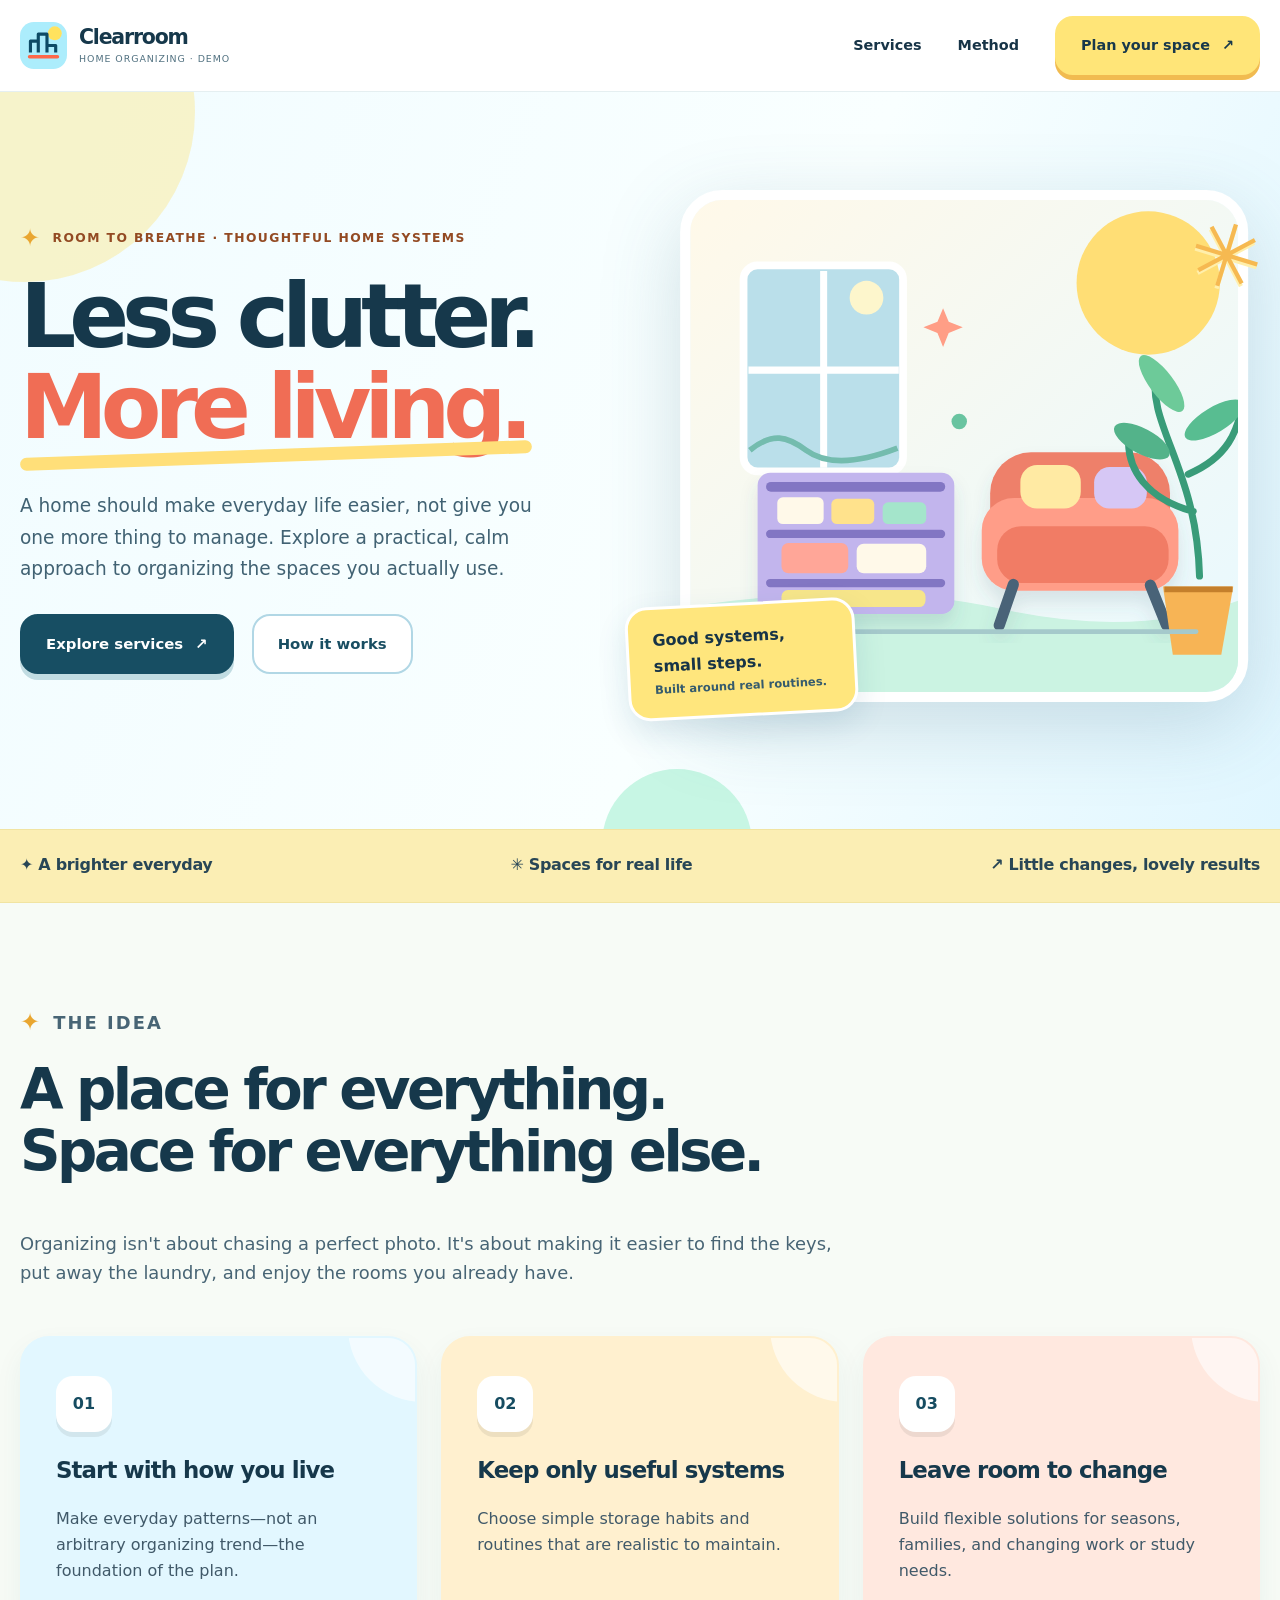
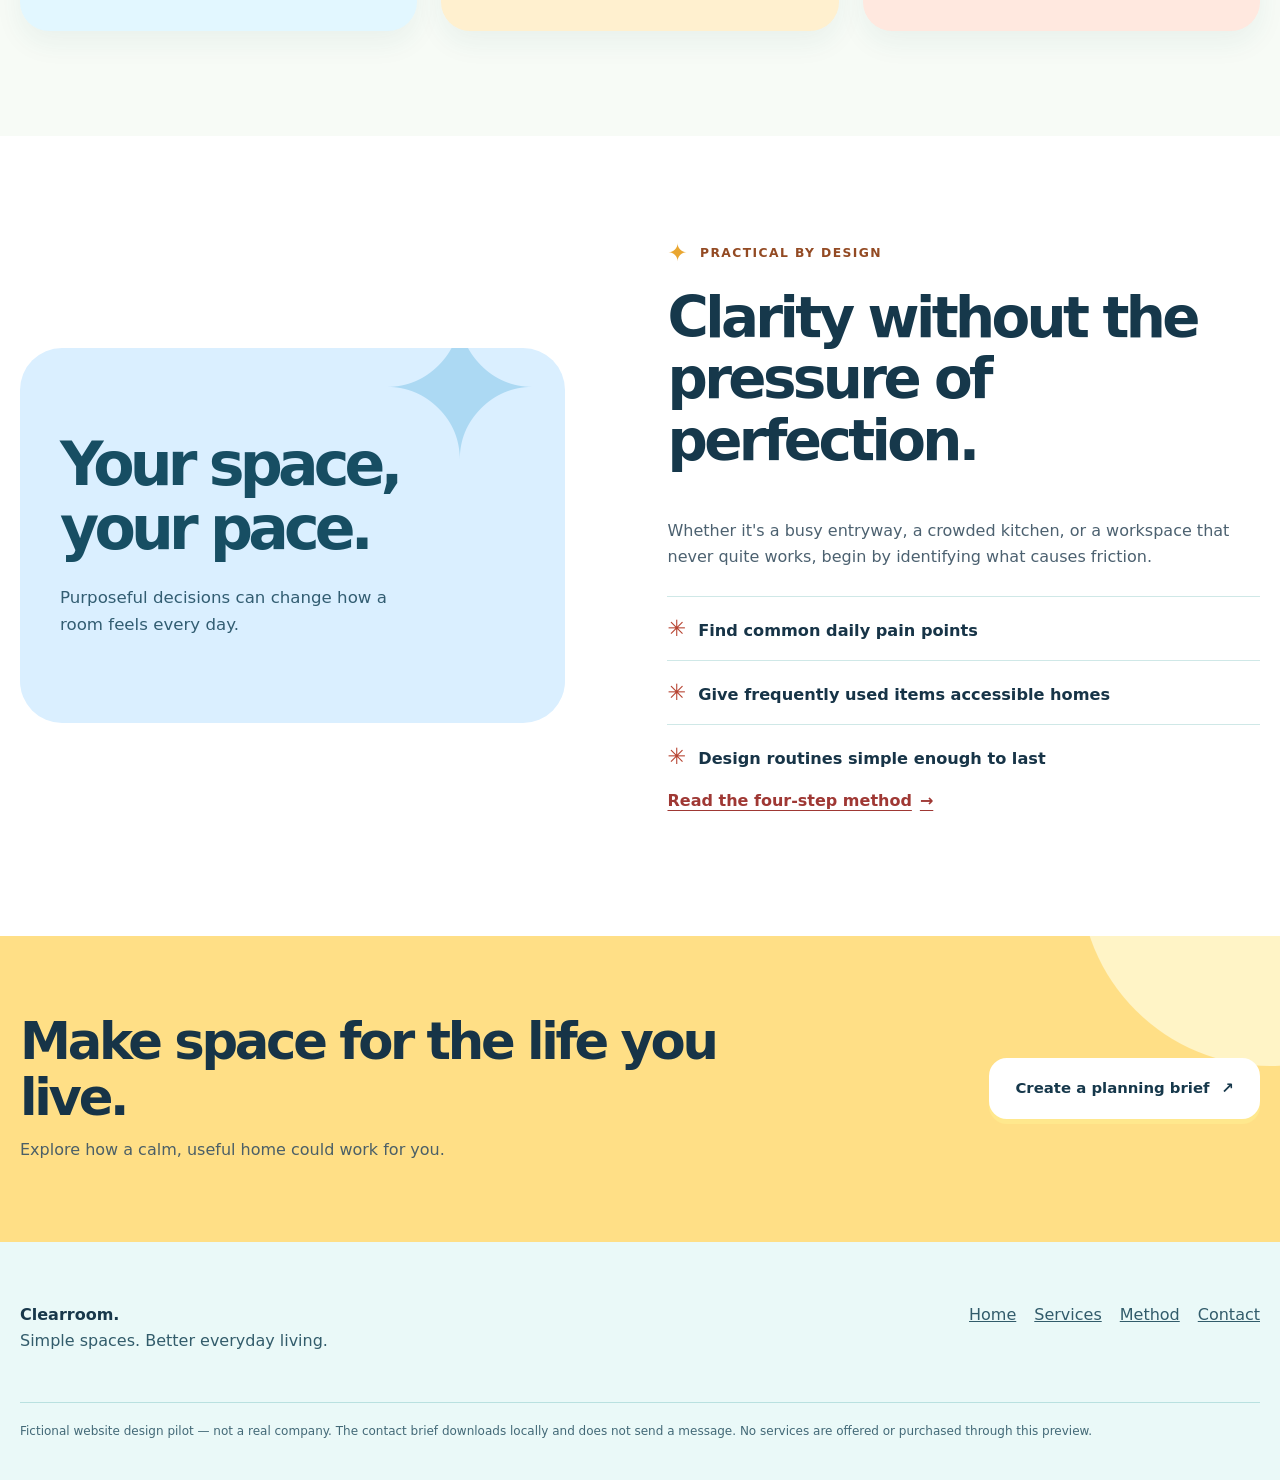
<file: pilot/site/index.html>
<!doctype html><html lang="en"><head><meta charset="utf-8"><meta name="viewport" content="width=device-width, initial-scale=1"><meta name="robots" content="noindex,nofollow"><meta name="description" content="Explore calm, practical home organization concepts and space-planning routines in this fictional Clearroom website design pilot."><title>Clearroom | Thoughtful Home Organizing — Fictional Design Preview</title><meta name="theme-color" content="#183b36"><link rel="icon" href="assets/mark.svg" type="image/svg+xml"><link rel="stylesheet" href="assets/site.css"></head><body><a class="skip" href="#main">Skip to main content</a><header class="header"><div class="wrap header-inner"><a href="index.html" class="brand" aria-label="Clearroom Studio home"><img class="brand-logo" src="assets/mark.svg" width="45" height="45" alt=""><span class="brand-text">Clearroom<span>Home organizing · Demo</span></span></a><button class="menu-toggle" type="button" aria-controls="primary-nav" aria-expanded="false" data-menu-toggle><span>Menu</span><span class="menu-bars" aria-hidden="true"><b></b><b></b><b></b></span></button><nav class="navigation" id="primary-nav" aria-label="Primary navigation" data-navigation><a href="services.html">Services</a><a href="process.html">Method</a><a href="contact.html" class="nav-cta">Plan your space <span aria-hidden="true">↗</span></a></nav></div></header><main id="main"><section class="hero" aria-label="Welcome to Clearroom"><div class="wrap hero-grid"><div><p class="eyebrow">Room to breathe · Thoughtful home systems</p><h1>Less clutter.<br><em>More living.</em></h1><p class="hero-lead">A home should make everyday life easier, not give you one more thing to manage. Explore a practical, calm approach to organizing the spaces you actually use.</p><div class="hero-actions"><a href="services.html" class="button">Explore services <span aria-hidden="true">↗</span></a><a href="process.html" class="button outline">How it works</a></div></div><div class="art-wrap"><div class="art-frame"><img src="assets/hero-art.svg" alt="Stylized organized living nook with shelves, plants and seating" width="780" height="700" fetchpriority="high"></div><div class="hero-sun" aria-hidden="true">✳</div><div class="floating-note">Good systems, small steps.<small>Built around real routines.</small></div></div></div></section><div class="benefit-ribbon"><div class="wrap benefit-items"><span>✦ A brighter everyday</span><span>✳ Spaces for real life</span><span>↗ Little changes, lovely results</span></div></div><section class="section tinted" aria-labelledby="what-matters"><div class="wrap"><div class="section-intro"><p class="eyebrow">The idea</p><h2 id="what-matters">A place for everything. Space for everything else.</h2><p>Organizing isn't about chasing a perfect photo. It's about making it easier to find the keys, put away the laundry, and enjoy the rooms you already have.</p></div><div class="card-grid"><article class="card"><span class="number">01</span><h3>Start with how you live</h3><p>Make everyday patterns—not an arbitrary organizing trend—the foundation of the plan.</p></article><article class="card"><span class="number">02</span><h3>Keep only useful systems</h3><p>Choose simple storage habits and routines that are realistic to maintain.</p></article><article class="card"><span class="number">03</span><h3>Leave room to change</h3><p>Build flexible solutions for seasons, families, and changing work or study needs.</p></article></div></div></section><section class="section"><div class="wrap split"><div class="feature-panel"><div class="giant">Your space,<br>your pace.</div><p class="caption">Purposeful decisions can change how a room feels every day.</p></div><div><p class="eyebrow">Practical by design</p><h2>Clarity without the pressure of perfection.</h2><p>Whether it's a busy entryway, a crowded kitchen, or a workspace that never quite works, begin by identifying what causes friction.</p><ul class="checklist"><li>Find common daily pain points</li><li>Give frequently used items accessible homes</li><li>Design routines simple enough to last</li></ul><p><a class="text-link" href="process.html">Read the four-step method <span aria-hidden="true">→</span></a></p></div></div></section></main><section class="cta-band"><div class="wrap cta-inner"><div><h2>Make space for the life you live.</h2><p>Explore how a calm, useful home could work for you.</p></div><a class="button light" href="contact.html">Create a planning brief <span aria-hidden="true">↗</span></a></div></section><footer class="footer"><div class="wrap"><div class="footer-grid"><div><strong>Clearroom.</strong><p>Simple spaces. Better everyday living.</p></div><nav class="footer-links" aria-label="Footer navigation"><a href="index.html">Home</a><a href="services.html">Services</a><a href="process.html">Method</a><a href="contact.html">Contact</a></nav></div><p class="fineprint">Fictional website design pilot — not a real company. The contact brief downloads locally and does not send a message. No services are offered or purchased through this preview.</p></div></footer><script src="assets/site.js" defer></script></body></html>
</file>
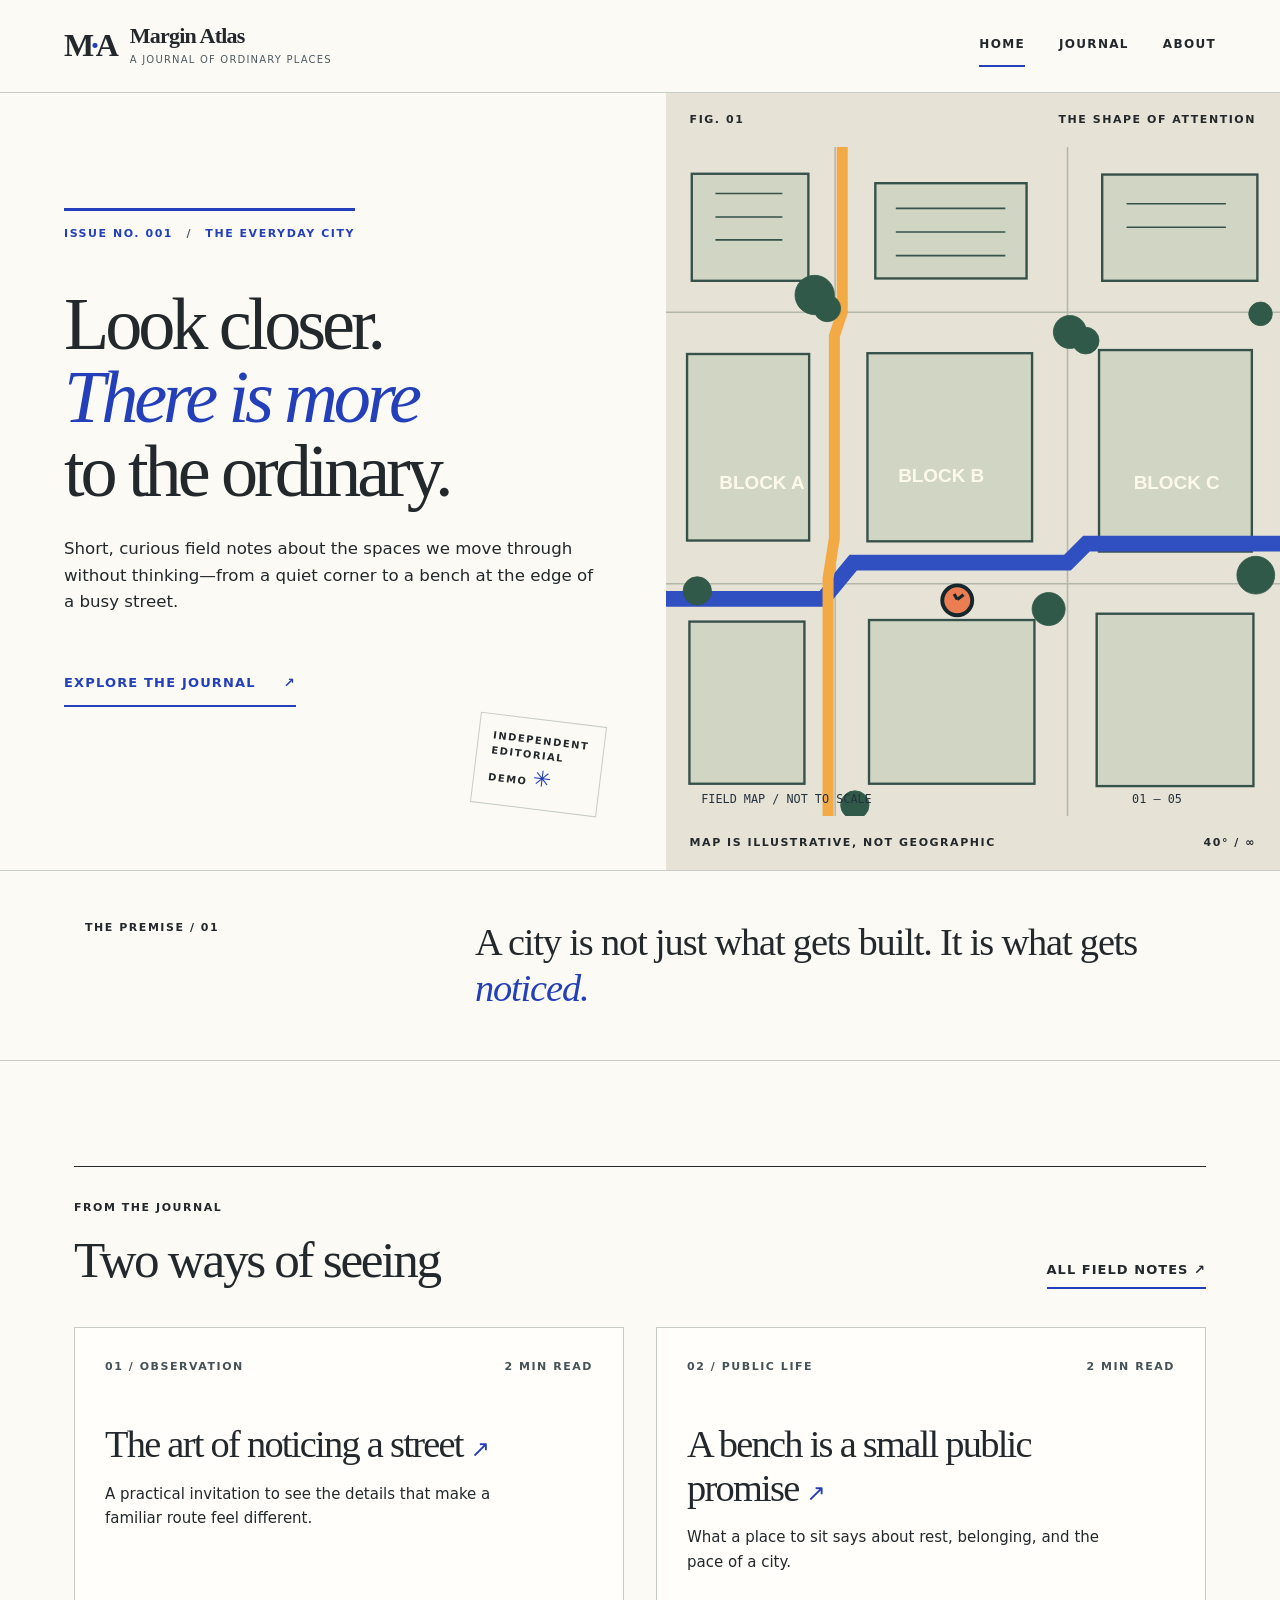
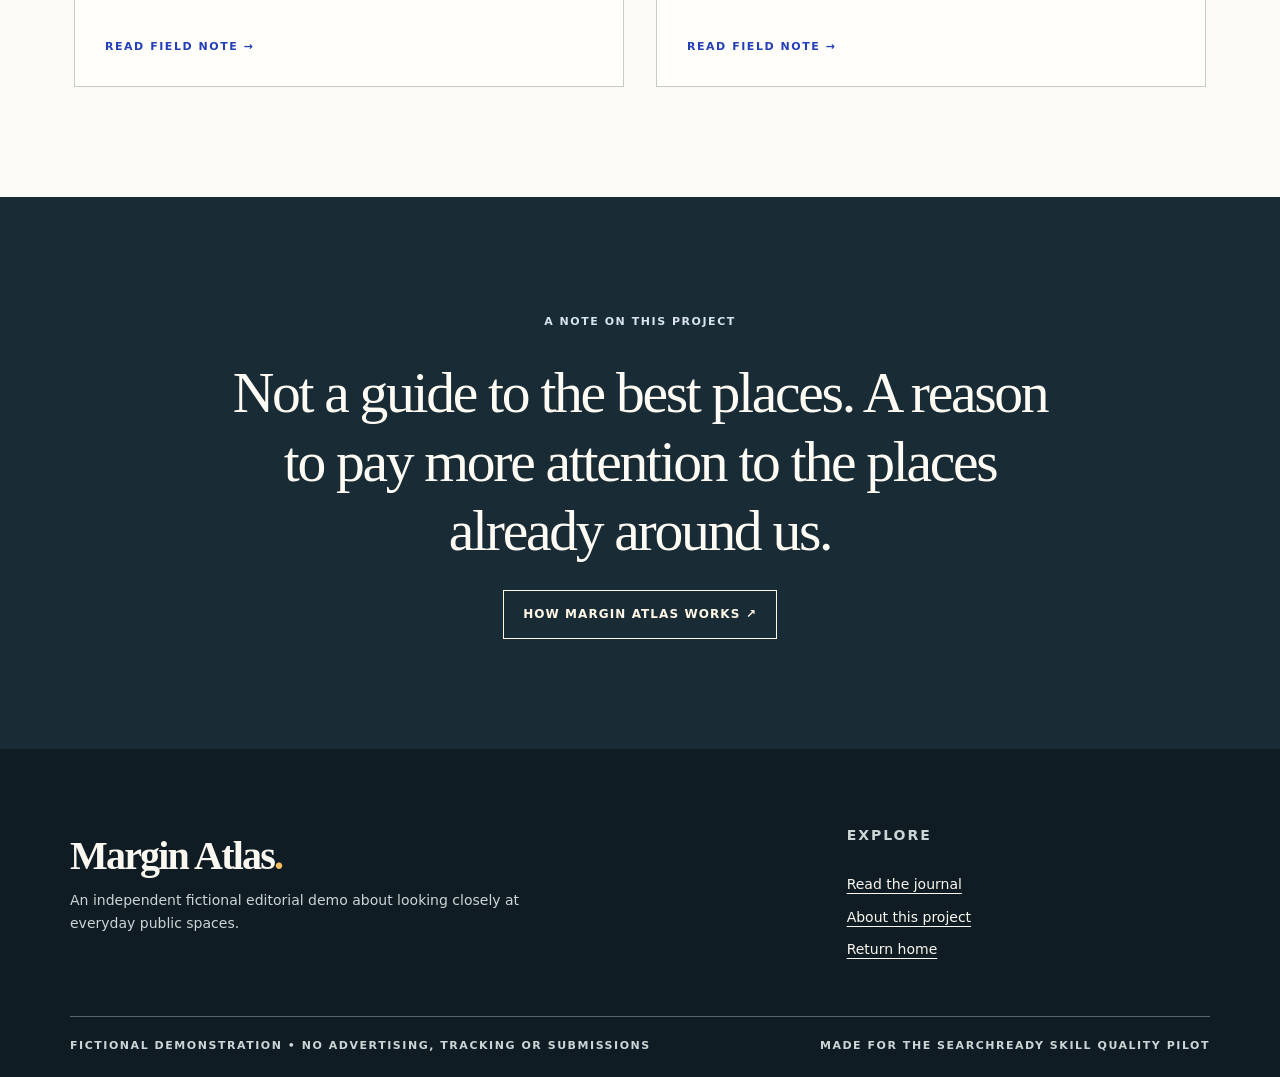
<file: examples/pilot-03-margin-atlas/site/index.html>
<!doctype html><html lang="en" class="no-js"><head>
<meta charset="utf-8"><meta name="viewport" content="width=device-width,initial-scale=1">
<title>Margin Atlas | An Editorial Journal About Everyday Places</title><meta name="description" content="An original fictional editorial journal exploring how to notice everyday streets, small public spaces, and the places we share.">
<meta name="robots" content="noindex, nofollow"><meta name="color-scheme" content="light">
<link rel="icon" type="image/svg+xml" href="assets/mark.svg"><link rel="stylesheet" href="assets/site.css"><script src="assets/site.js" defer></script>
</head><body><a class="skip" href="#main">Skip to content</a>
<header class="site-header"><div class="header-inner">
  <a href="index.html" class="brand" aria-label="Margin Atlas — home"><span class="brand-mark" aria-hidden="true">M<span>·</span>A</span><span class="brand-name">Margin Atlas<small>A journal of ordinary places</small></span></a>
  <button class="menu-toggle" type="button" aria-controls="primary-menu" aria-expanded="false" aria-label="Open navigation"><span aria-hidden="true">☰</span></button>
  <nav id="primary-menu" aria-label="Primary navigation" class="nav-list"><a href="index.html" aria-current="page">Home</a><a href="journal.html">Journal</a><a href="about.html">About</a></nav>
</div></header><main id="main" tabindex="-1"><section class="hero"><div class="hero-copy"><span class="edition">ISSUE NO. 001 <span aria-hidden="true">/</span> THE EVERYDAY CITY</span><h1>Look closer.<br><em>There is more</em><br>to the ordinary.</h1><p class="hero-intro">Short, curious field notes about the spaces we move through without thinking—from a quiet corner to a bench at the edge of a busy street.</p><a class="primary-link" href="journal.html">Explore the journal <span aria-hidden="true">↗</span></a><div class="hero-stamp">INDEPENDENT<br>EDITORIAL<br>DEMO <span aria-hidden="true">✳</span></div></div><div class="hero-art"><div class="art-label"><span>FIG. 01</span><span>THE SHAPE OF ATTENTION</span></div><img src="assets/field-map.svg" width="780" height="850" alt="Abstract illustrated neighborhood plan with buildings, pathways and small trees"><div class="art-bottom"><span>MAP IS ILLUSTRATIVE, NOT GEOGRAPHIC</span><span>40° / ∞</span></div></div></section>
<section class="lede-band" aria-label="Editorial premise"><span class="section-number">THE PREMISE / 01</span><p>A city is not just what gets built. It is what gets <em>noticed.</em></p></section>
<section class="content-wrap feature-section"><div class="section-bar"><div><span class="eyebrow">FROM THE JOURNAL</span><h2>Two ways of seeing</h2></div><a class="text-link" href="journal.html">All field notes <span aria-hidden="true">↗</span></a></div><div class="story-grid"><article class="story-card" data-search="the art of noticing a street observation a practical invitation to see the details that make a familiar route feel different."><div class="story-topline"><span>01 / OBSERVATION</span><span>2 MIN READ</span></div><h3><a href="the-art-of-noticing.html">The art of noticing a street<span class="card-arrow" aria-hidden="true">↗</span></a></h3><p>A practical invitation to see the details that make a familiar route feel different.</p><span class="read-cue" aria-hidden="true">READ FIELD NOTE →</span></article><article class="story-card" data-search="a bench is a small public promise public life what a place to sit says about rest, belonging, and the pace of a city."><div class="story-topline"><span>02 / PUBLIC LIFE</span><span>2 MIN READ</span></div><h3><a href="a-bench-is-a-small-promise.html">A bench is a small public promise<span class="card-arrow" aria-hidden="true">↗</span></a></h3><p>What a place to sit says about rest, belonging, and the pace of a city.</p><span class="read-cue" aria-hidden="true">READ FIELD NOTE →</span></article></div></section>
<section class="editorial-quote"><div class="quote-inner"><span class="eyebrow">A NOTE ON THIS PROJECT</span><p>Not a guide to the best places. A reason to pay more attention to the places already around us.</p><a class="outline-link" href="about.html">How Margin Atlas works <span aria-hidden="true">↗</span></a></div></section></main><footer class="site-footer"><div class="footer-grid"><div><div class="foot-brand">Margin Atlas<span class="gold-dot">.</span></div><p>An independent fictional editorial demo about looking closely at everyday public spaces.</p></div><div class="footer-links"><p class="eyebrow">Explore</p><a href="journal.html">Read the journal</a><a href="about.html">About this project</a><a href="index.html">Return home</a></div></div><div class="footer-bottom"><span>Fictional demonstration • no advertising, tracking or submissions</span><span>Made for the SearchReady Skill quality pilot</span></div></footer></body></html>
</file>
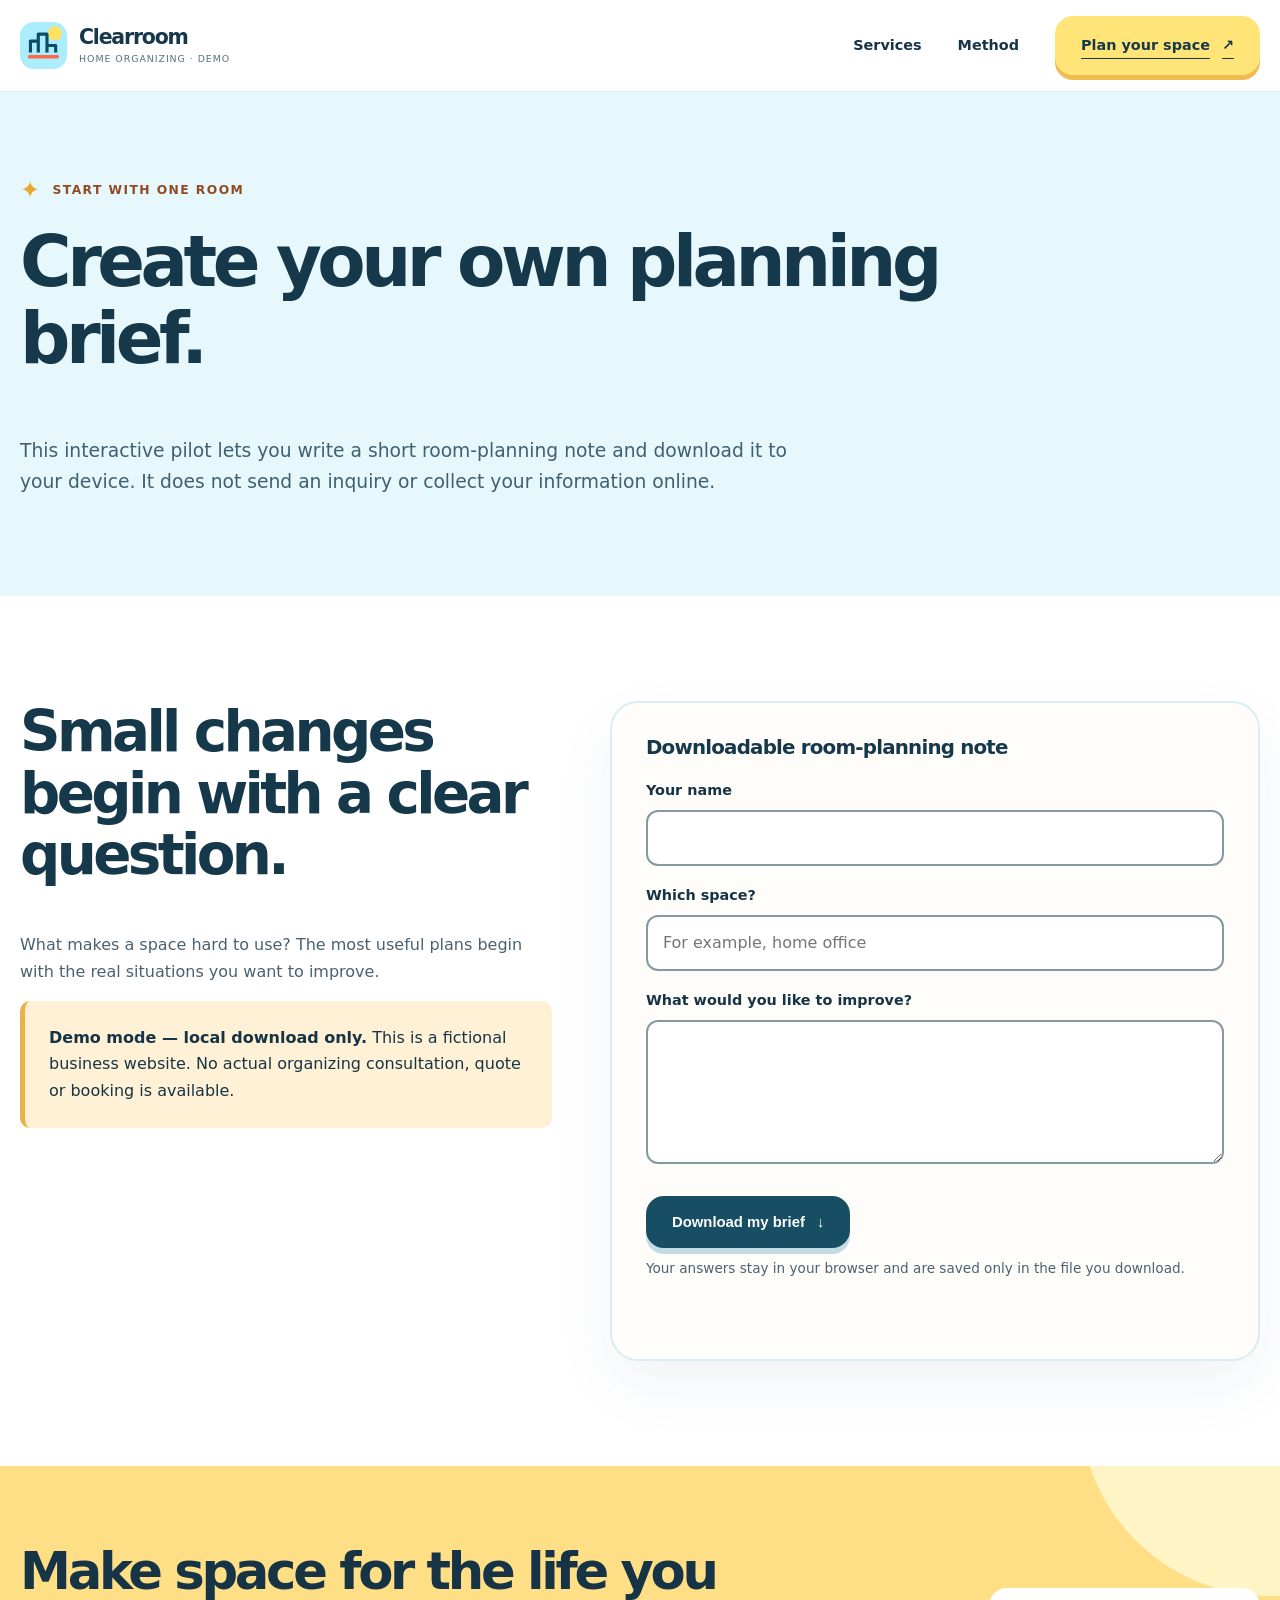
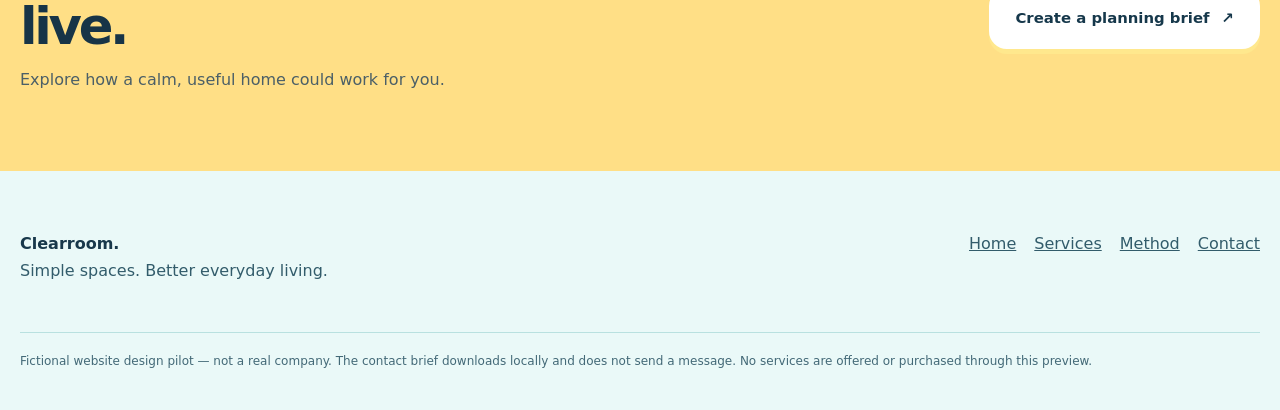
<file: pilot/site/contact.html>
<!doctype html><html lang="en"><head><meta charset="utf-8"><meta name="viewport" content="width=device-width, initial-scale=1"><meta name="robots" content="noindex,nofollow"><meta name="description" content="Try an interactive local room-planning brief download. This fictional site does not send information or offer live consultations."><title>Download a Demo Organizing Brief | Clearroom Design Preview</title><meta name="theme-color" content="#183b36"><link rel="icon" href="assets/mark.svg" type="image/svg+xml"><link rel="stylesheet" href="assets/site.css"></head><body><a class="skip" href="#main">Skip to main content</a><header class="header"><div class="wrap header-inner"><a href="index.html" class="brand" aria-label="Clearroom Studio home"><img class="brand-logo" src="assets/mark.svg" width="45" height="45" alt=""><span class="brand-text">Clearroom<span>Home organizing · Demo</span></span></a><button class="menu-toggle" type="button" aria-controls="primary-nav" aria-expanded="false" data-menu-toggle><span>Menu</span><span class="menu-bars" aria-hidden="true"><b></b><b></b><b></b></span></button><nav class="navigation" id="primary-nav" aria-label="Primary navigation" data-navigation><a href="services.html">Services</a><a href="process.html">Method</a><a href="contact.html" class="nav-cta" aria-current="page">Plan your space <span aria-hidden="true">↗</span></a></nav></div></header><main id="main"><section class="page-hero"><div class="wrap"><p class="eyebrow">Start with one room</p><h1>Create your own planning brief.</h1><p class="intro">This interactive pilot lets you write a short room-planning note and download it to your device. It does not send an inquiry or collect your information online.</p></div></section><section class="section"><div class="wrap contact-layout"><div><h2>Small changes begin with a clear question.</h2><p>What makes a space hard to use? The most useful plans begin with the real situations you want to improve.</p><div class="notice"><strong>Demo mode — local download only.</strong> This is a fictional business website. No actual organizing consultation, quote or booking is available.</div></div><form class="form-card" data-brief-form><h3>Downloadable room-planning note</h3><label for="name">Your name</label><input id="name" name="name" type="text" autocomplete="name" maxlength="80" required><label for="project">Which space?</label><input id="project" name="project" type="text" maxlength="120" placeholder="For example, home office" required><label for="message">What would you like to improve?</label><textarea id="message" name="message" maxlength="600" required></textarea><button type="submit" class="button">Download my brief <span aria-hidden="true">↓</span></button><p class="helper">Your answers stay in your browser and are saved only in the file you download.</p><p class="status" role="status" aria-live="polite" data-form-status></p></form></div></section></main><section class="cta-band"><div class="wrap cta-inner"><div><h2>Make space for the life you live.</h2><p>Explore how a calm, useful home could work for you.</p></div><a class="button light" href="contact.html">Create a planning brief <span aria-hidden="true">↗</span></a></div></section><footer class="footer"><div class="wrap"><div class="footer-grid"><div><strong>Clearroom.</strong><p>Simple spaces. Better everyday living.</p></div><nav class="footer-links" aria-label="Footer navigation"><a href="index.html">Home</a><a href="services.html">Services</a><a href="process.html">Method</a><a href="contact.html">Contact</a></nav></div><p class="fineprint">Fictional website design pilot — not a real company. The contact brief downloads locally and does not send a message. No services are offered or purchased through this preview.</p></div></footer><script src="assets/site.js" defer></script></body></html>
</file>
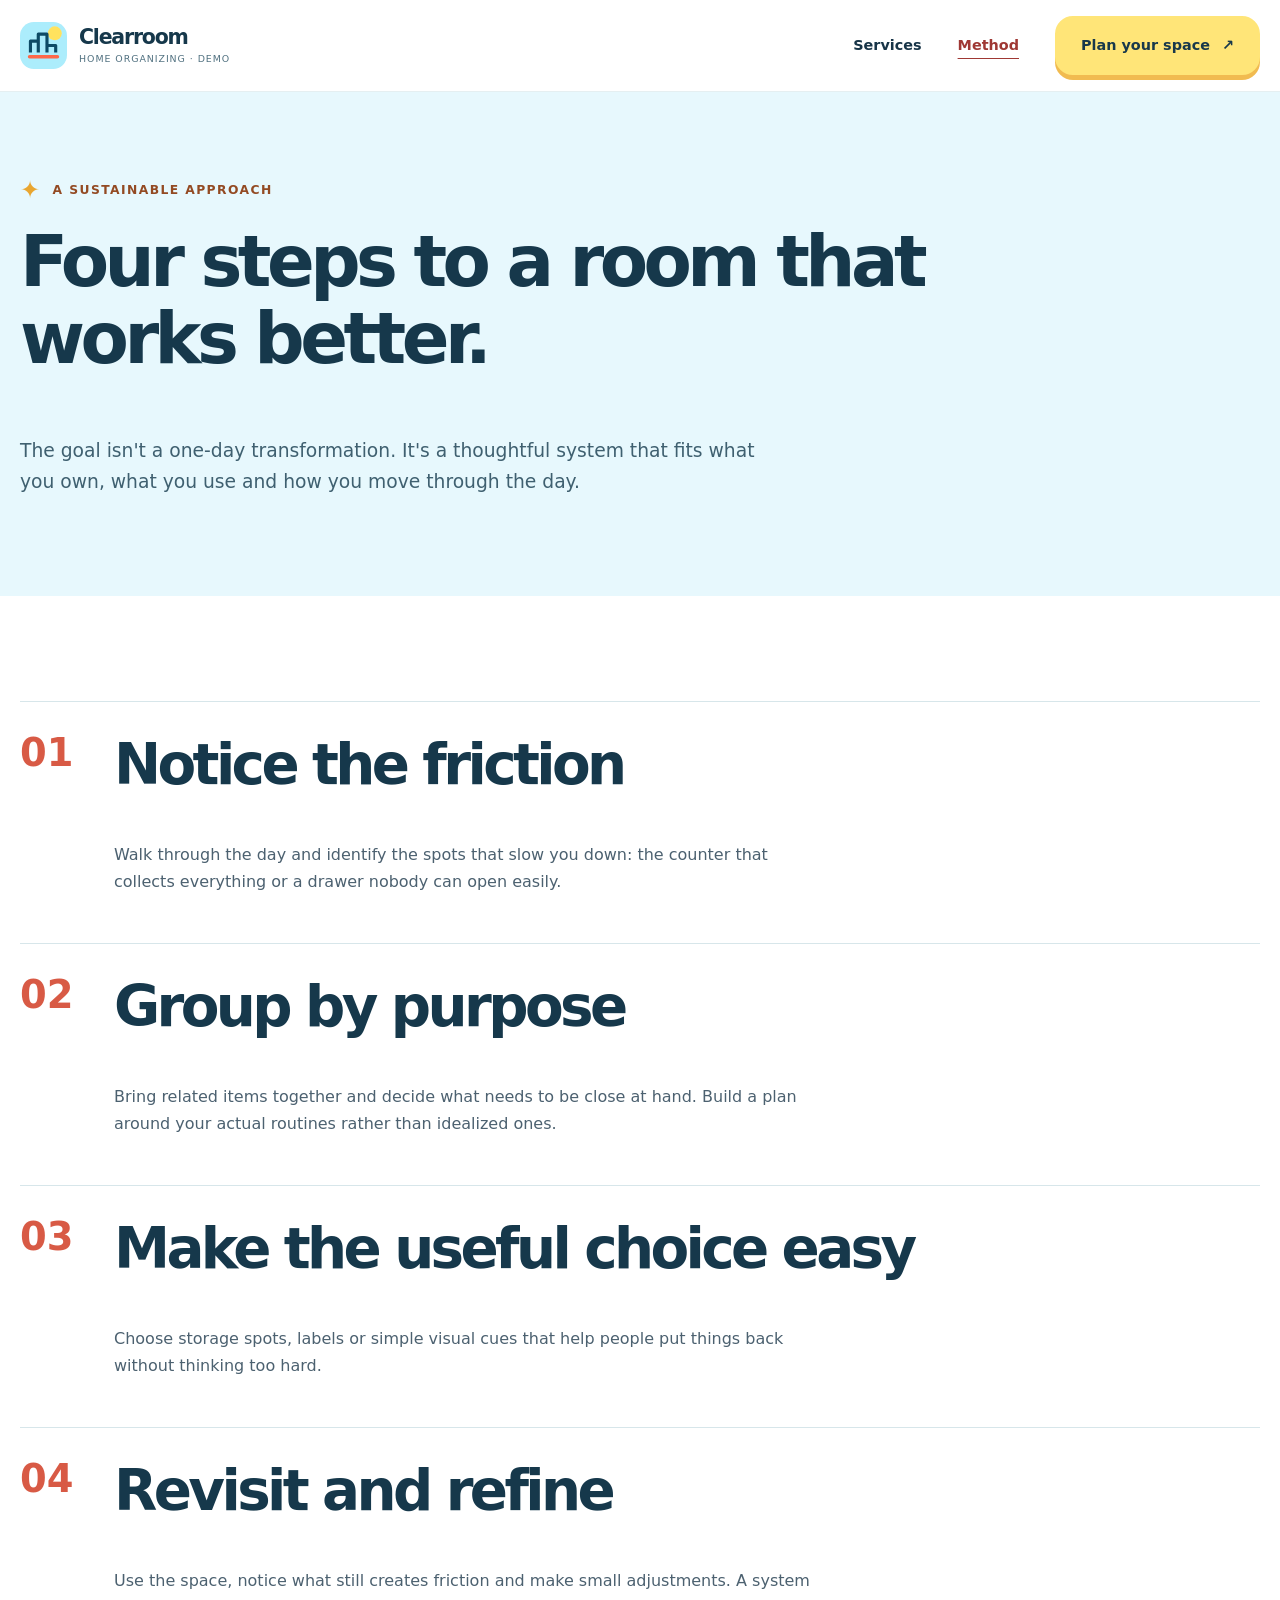
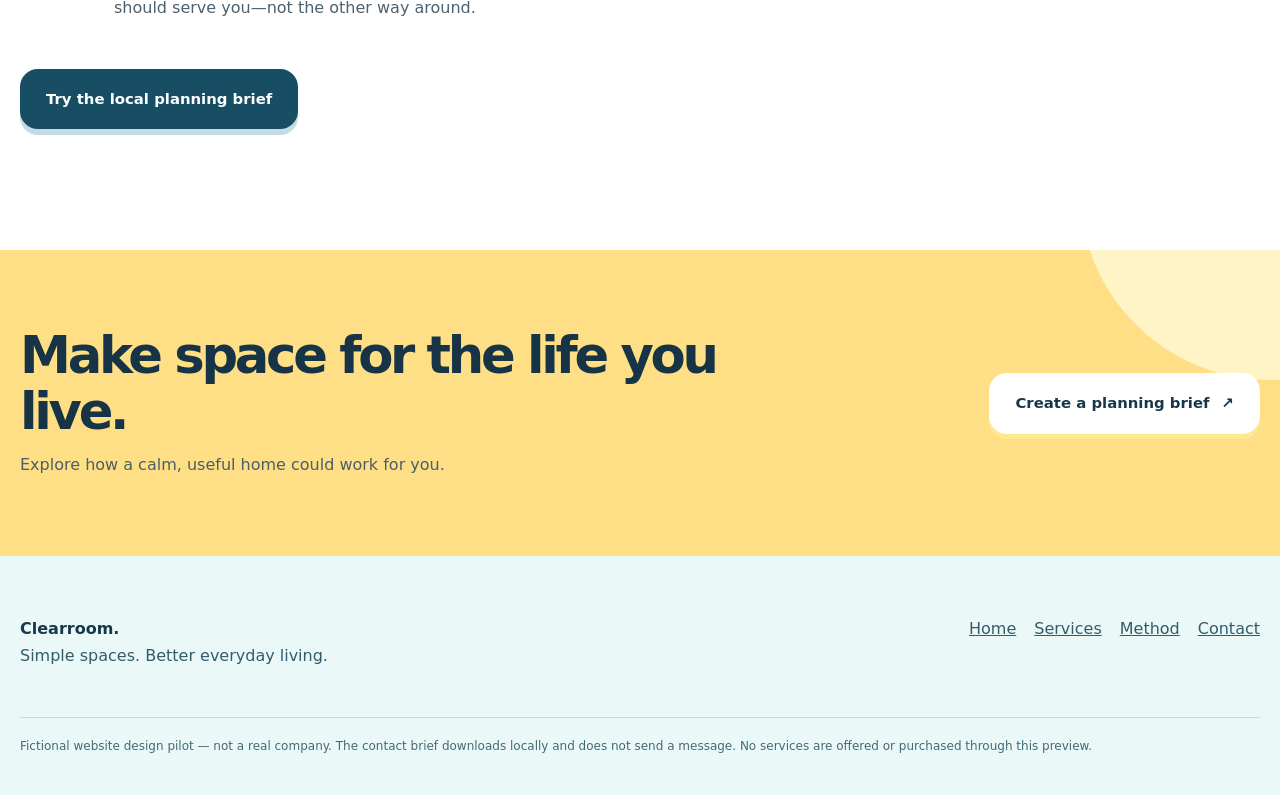
<file: pilot/site/process.html>
<!doctype html><html lang="en"><head><meta charset="utf-8"><meta name="viewport" content="width=device-width, initial-scale=1"><meta name="robots" content="noindex,nofollow"><meta name="description" content="Learn a practical four-step approach to identifying friction, grouping items and refining usable home organization routines."><title>Our Four-Step Organizing Method | Clearroom Design Preview</title><meta name="theme-color" content="#183b36"><link rel="icon" href="assets/mark.svg" type="image/svg+xml"><link rel="stylesheet" href="assets/site.css"></head><body><a class="skip" href="#main">Skip to main content</a><header class="header"><div class="wrap header-inner"><a href="index.html" class="brand" aria-label="Clearroom Studio home"><img class="brand-logo" src="assets/mark.svg" width="45" height="45" alt=""><span class="brand-text">Clearroom<span>Home organizing · Demo</span></span></a><button class="menu-toggle" type="button" aria-controls="primary-nav" aria-expanded="false" data-menu-toggle><span>Menu</span><span class="menu-bars" aria-hidden="true"><b></b><b></b><b></b></span></button><nav class="navigation" id="primary-nav" aria-label="Primary navigation" data-navigation><a href="services.html">Services</a><a href="process.html" aria-current="page">Method</a><a href="contact.html" class="nav-cta">Plan your space <span aria-hidden="true">↗</span></a></nav></div></header><main id="main"><section class="page-hero"><div class="wrap"><p class="eyebrow">A sustainable approach</p><h1>Four steps to a room that works better.</h1><p class="intro">The goal isn't a one-day transformation. It's a thoughtful system that fits what you own, what you use and how you move through the day.</p></div></section><section class="section"><div class="wrap"><div class="process-step"><span aria-hidden="true">01</span><div><h2>Notice the friction</h2><p>Walk through the day and identify the spots that slow you down: the counter that collects everything or a drawer nobody can open easily.</p></div></div><div class="process-step"><span aria-hidden="true">02</span><div><h2>Group by purpose</h2><p>Bring related items together and decide what needs to be close at hand. Build a plan around your actual routines rather than idealized ones.</p></div></div><div class="process-step"><span aria-hidden="true">03</span><div><h2>Make the useful choice easy</h2><p>Choose storage spots, labels or simple visual cues that help people put things back without thinking too hard.</p></div></div><div class="process-step"><span aria-hidden="true">04</span><div><h2>Revisit and refine</h2><p>Use the space, notice what still creates friction and make small adjustments. A system should serve you—not the other way around.</p></div></div><p><a class="button" href="contact.html">Try the local planning brief</a></p></div></section></main><section class="cta-band"><div class="wrap cta-inner"><div><h2>Make space for the life you live.</h2><p>Explore how a calm, useful home could work for you.</p></div><a class="button light" href="contact.html">Create a planning brief <span aria-hidden="true">↗</span></a></div></section><footer class="footer"><div class="wrap"><div class="footer-grid"><div><strong>Clearroom.</strong><p>Simple spaces. Better everyday living.</p></div><nav class="footer-links" aria-label="Footer navigation"><a href="index.html">Home</a><a href="services.html">Services</a><a href="process.html">Method</a><a href="contact.html">Contact</a></nav></div><p class="fineprint">Fictional website design pilot — not a real company. The contact brief downloads locally and does not send a message. No services are offered or purchased through this preview.</p></div></footer><script src="assets/site.js" defer></script></body></html>
</file>
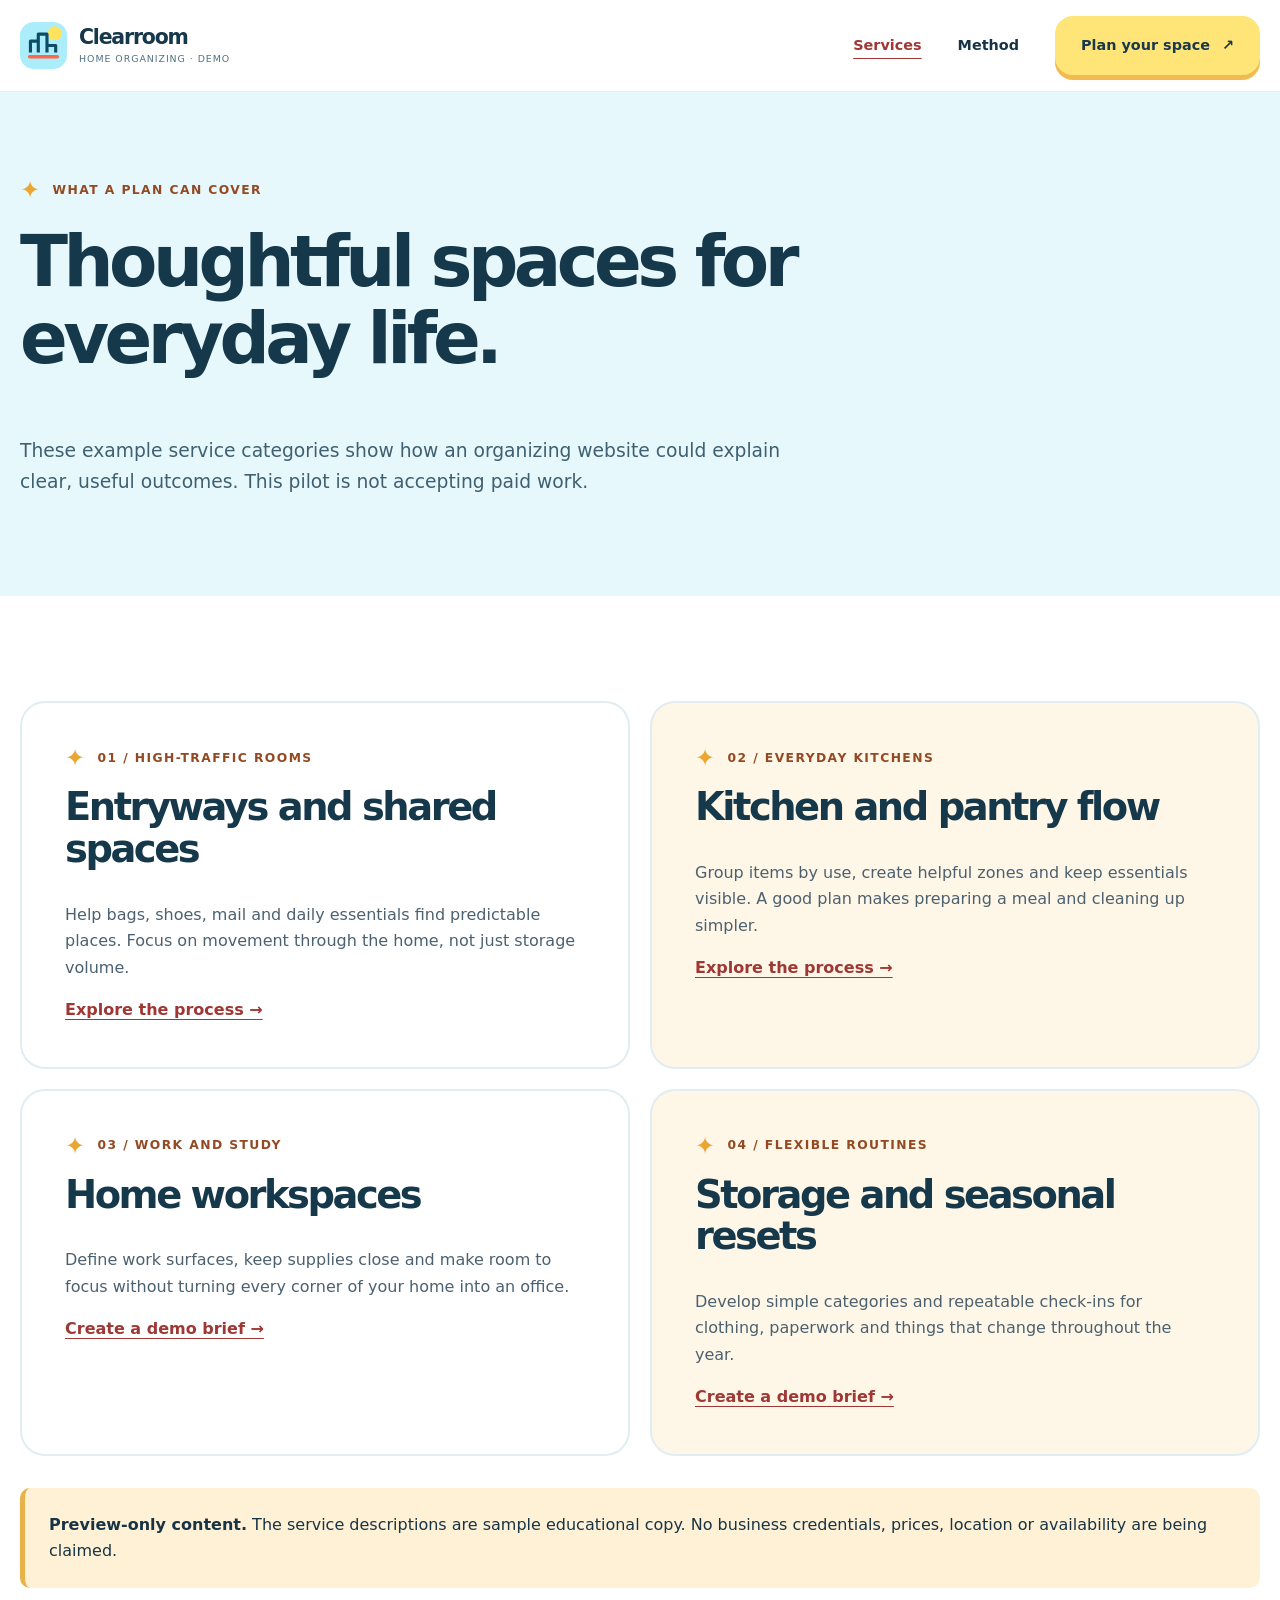
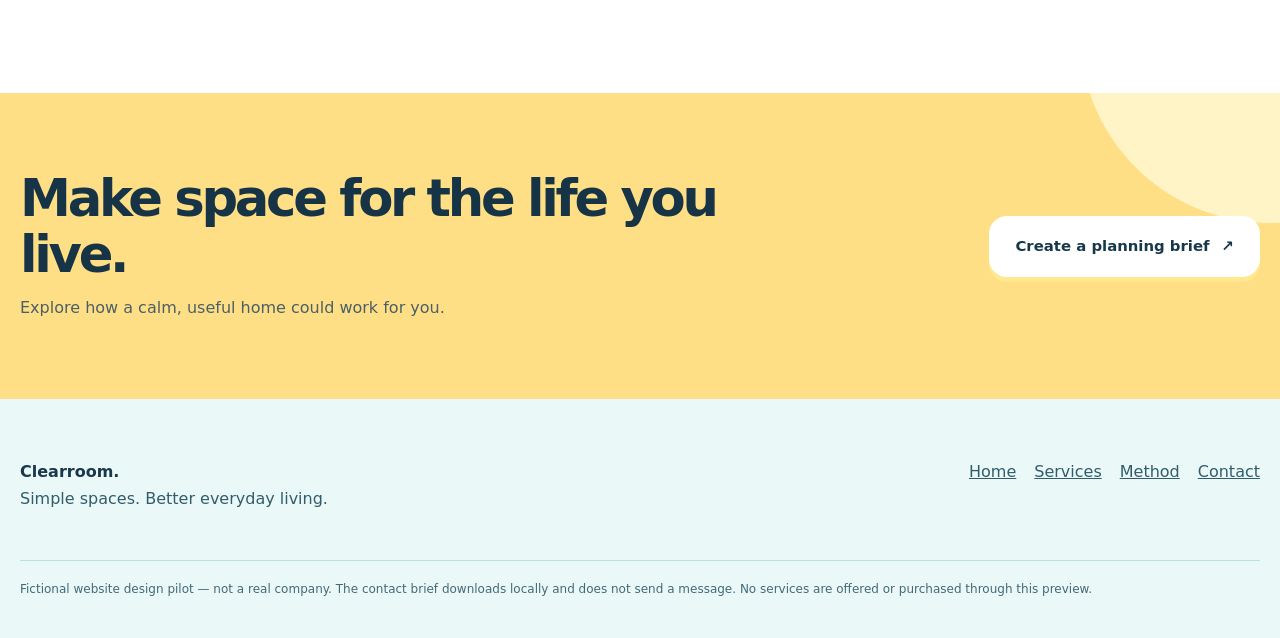
<file: pilot/site/services.html>
<!doctype html><html lang="en"><head><meta charset="utf-8"><meta name="viewport" content="width=device-width, initial-scale=1"><meta name="robots" content="noindex,nofollow"><meta name="description" content="See sample approaches to entryways, kitchens, home offices and seasonal storage in a fictional home organization website."><title>Example Organizing Services | Clearroom Design Preview</title><meta name="theme-color" content="#183b36"><link rel="icon" href="assets/mark.svg" type="image/svg+xml"><link rel="stylesheet" href="assets/site.css"></head><body><a class="skip" href="#main">Skip to main content</a><header class="header"><div class="wrap header-inner"><a href="index.html" class="brand" aria-label="Clearroom Studio home"><img class="brand-logo" src="assets/mark.svg" width="45" height="45" alt=""><span class="brand-text">Clearroom<span>Home organizing · Demo</span></span></a><button class="menu-toggle" type="button" aria-controls="primary-nav" aria-expanded="false" data-menu-toggle><span>Menu</span><span class="menu-bars" aria-hidden="true"><b></b><b></b><b></b></span></button><nav class="navigation" id="primary-nav" aria-label="Primary navigation" data-navigation><a href="services.html" aria-current="page">Services</a><a href="process.html">Method</a><a href="contact.html" class="nav-cta">Plan your space <span aria-hidden="true">↗</span></a></nav></div></header><main id="main"><section class="page-hero"><div class="wrap"><p class="eyebrow">What a plan can cover</p><h1>Thoughtful spaces for everyday life.</h1><p class="intro">These example service categories show how an organizing website could explain clear, useful outcomes. This pilot is not accepting paid work.</p></div></section><section class="section"><div class="wrap"><div class="grid-two"><article class="service-card"><p class="eyebrow">01 / High-traffic rooms</p><h2>Entryways and shared spaces</h2><p>Help bags, shoes, mail and daily essentials find predictable places. Focus on movement through the home, not just storage volume.</p><a class="text-link" href="process.html">Explore the process →</a></article><article class="service-card"><p class="eyebrow">02 / Everyday kitchens</p><h2>Kitchen and pantry flow</h2><p>Group items by use, create helpful zones and keep essentials visible. A good plan makes preparing a meal and cleaning up simpler.</p><a class="text-link" href="process.html">Explore the process →</a></article><article class="service-card"><p class="eyebrow">03 / Work and study</p><h2>Home workspaces</h2><p>Define work surfaces, keep supplies close and make room to focus without turning every corner of your home into an office.</p><a class="text-link" href="contact.html">Create a demo brief →</a></article><article class="service-card"><p class="eyebrow">04 / Flexible routines</p><h2>Storage and seasonal resets</h2><p>Develop simple categories and repeatable check-ins for clothing, paperwork and things that change throughout the year.</p><a class="text-link" href="contact.html">Create a demo brief →</a></article></div><div class="notice" style="margin-top:32px"><strong>Preview-only content.</strong> The service descriptions are sample educational copy. No business credentials, prices, location or availability are being claimed.</div></div></section></main><section class="cta-band"><div class="wrap cta-inner"><div><h2>Make space for the life you live.</h2><p>Explore how a calm, useful home could work for you.</p></div><a class="button light" href="contact.html">Create a planning brief <span aria-hidden="true">↗</span></a></div></section><footer class="footer"><div class="wrap"><div class="footer-grid"><div><strong>Clearroom.</strong><p>Simple spaces. Better everyday living.</p></div><nav class="footer-links" aria-label="Footer navigation"><a href="index.html">Home</a><a href="services.html">Services</a><a href="process.html">Method</a><a href="contact.html">Contact</a></nav></div><p class="fineprint">Fictional website design pilot — not a real company. The contact brief downloads locally and does not send a message. No services are offered or purchased through this preview.</p></div></footer><script src="assets/site.js" defer></script></body></html>
</file>
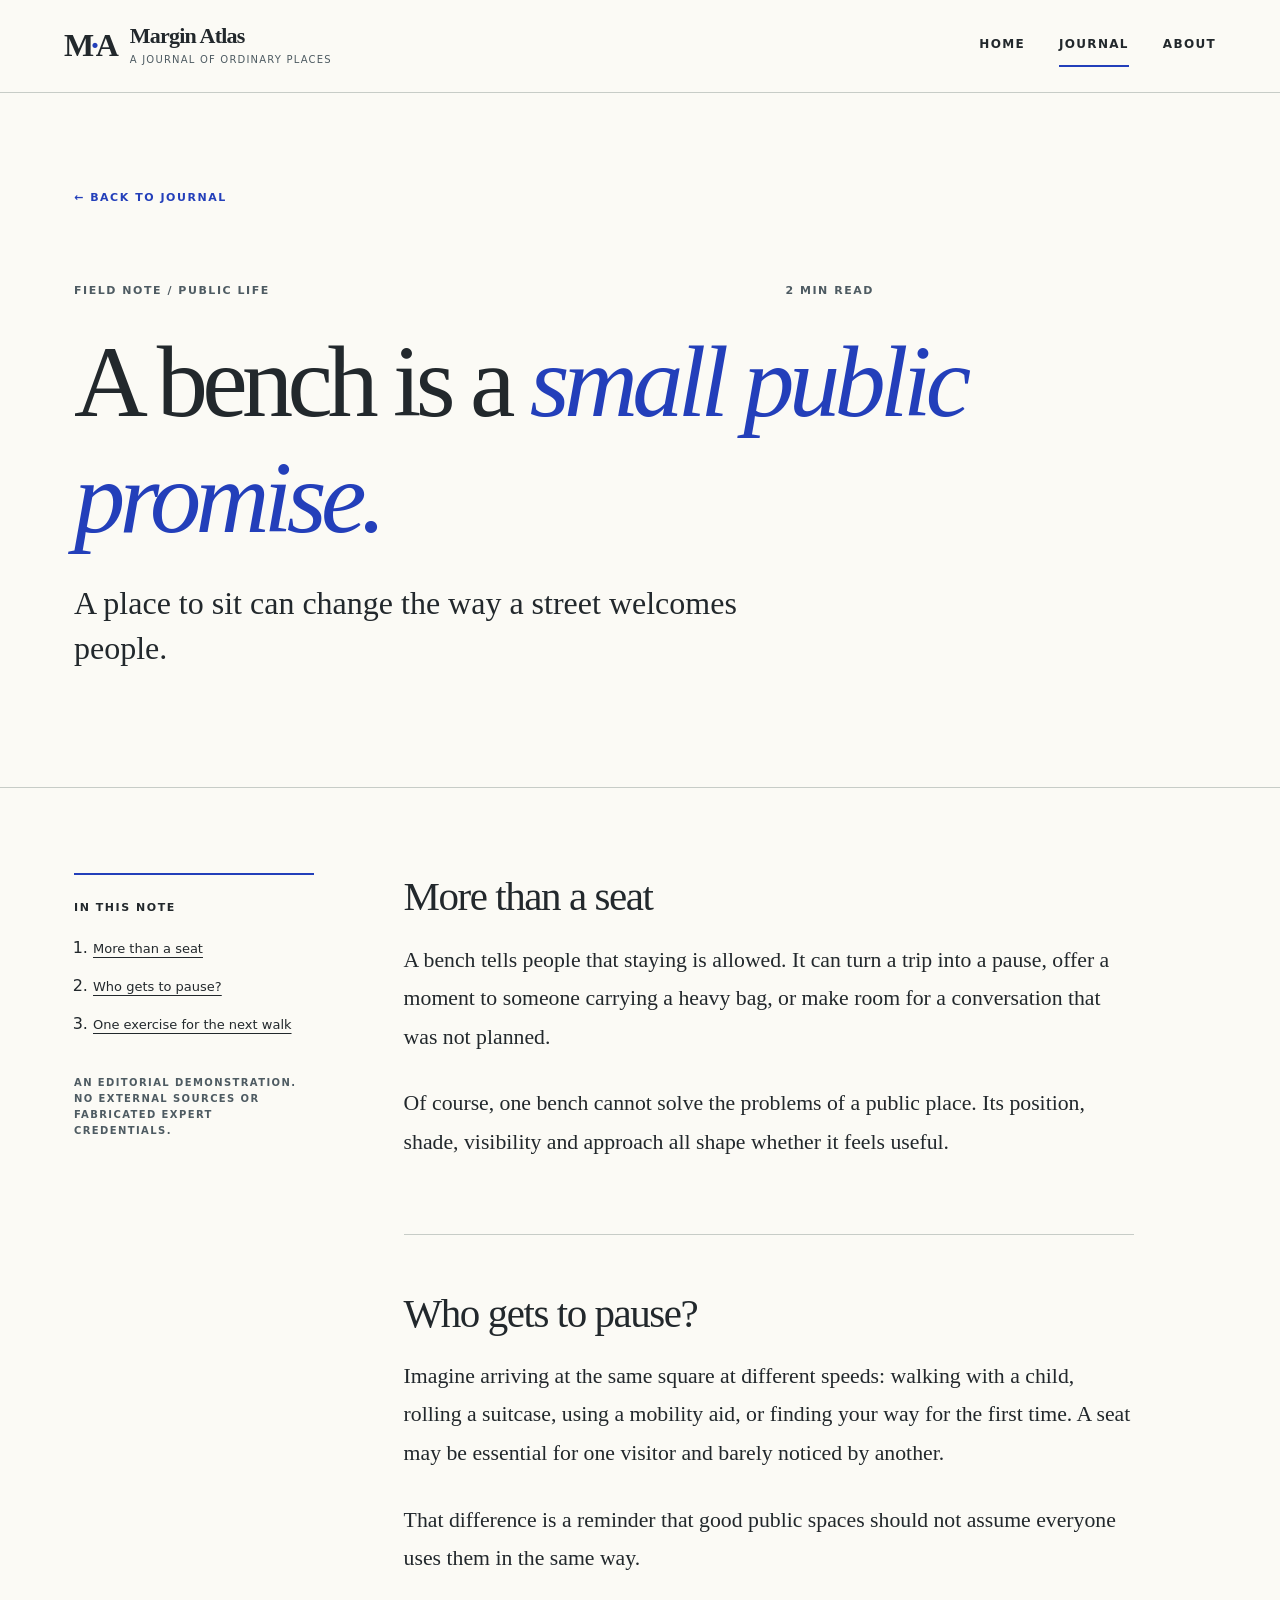
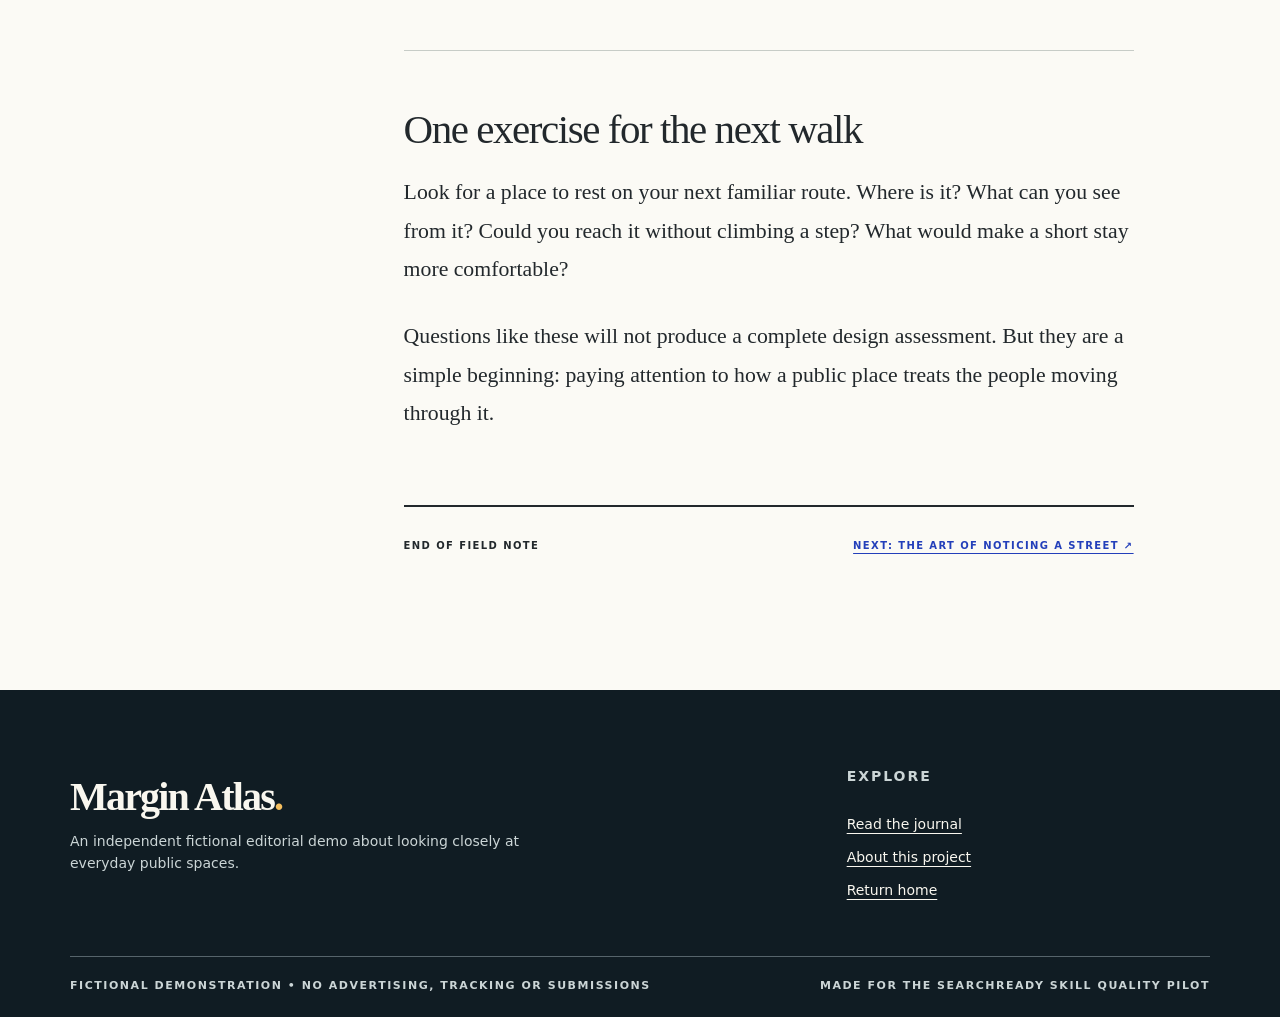
<file: examples/pilot-03-margin-atlas/site/a-bench-is-a-small-promise.html>
<!doctype html><html lang="en" class="no-js"><head>
<meta charset="utf-8"><meta name="viewport" content="width=device-width,initial-scale=1">
<title>A Bench Is a Small Public Promise | Margin Atlas</title><meta name="description" content="An editorial reflection on benches, rest and public belonging, with questions to notice on your next walk.">
<meta name="robots" content="noindex, nofollow"><meta name="color-scheme" content="light">
<link rel="icon" type="image/svg+xml" href="assets/mark.svg"><link rel="stylesheet" href="assets/site.css"><script src="assets/site.js" defer></script>
</head><body><a class="skip" href="#main">Skip to content</a>
<header class="site-header"><div class="header-inner">
  <a href="index.html" class="brand" aria-label="Margin Atlas — home"><span class="brand-mark" aria-hidden="true">M<span>·</span>A</span><span class="brand-name">Margin Atlas<small>A journal of ordinary places</small></span></a>
  <button class="menu-toggle" type="button" aria-controls="primary-menu" aria-expanded="false" aria-label="Open navigation"><span aria-hidden="true">☰</span></button>
  <nav id="primary-menu" aria-label="Primary navigation" class="nav-list"><a href="index.html">Home</a><a href="journal.html" aria-current="page">Journal</a><a href="about.html">About</a></nav>
</div></header><main id="main" tabindex="-1"><div class="article-head"><div class="content-wrap"><a class="back-link" href="journal.html">← BACK TO JOURNAL</a><div class="article-type"><span>FIELD NOTE / PUBLIC LIFE</span><span>2 MIN READ</span></div><h1>A bench is a <em>small public promise.</em></h1><p class="article-deck">A place to sit can change the way a street welcomes people.</p></div></div><div class="article-layout content-wrap"><aside class="article-aside"><span class="eyebrow">IN THIS NOTE</span><nav aria-label="On this page"><ol><li><a href="#beyond-seat">More than a seat</a></li><li><a href="#pause">Who gets to pause?</a></li><li><a href="#observation">One exercise for the next walk</a></li></ol></nav><span class="aside-note">An editorial demonstration. No external sources or fabricated expert credentials.</span></aside><article class="article-body"><section class="article-section" id="beyond-seat"><h2>More than a seat</h2><p>A bench tells people that staying is allowed. It can turn a trip into a pause, offer a moment to someone carrying a heavy bag, or make room for a conversation that was not planned.</p><p>Of course, one bench cannot solve the problems of a public place. Its position, shade, visibility and approach all shape whether it feels useful.</p></section><section class="article-section" id="pause"><h2>Who gets to pause?</h2><p>Imagine arriving at the same square at different speeds: walking with a child, rolling a suitcase, using a mobility aid, or finding your way for the first time. A seat may be essential for one visitor and barely noticed by another.</p><p>That difference is a reminder that good public spaces should not assume everyone uses them in the same way.</p></section><section class="article-section" id="observation"><h2>One exercise for the next walk</h2><p>Look for a place to rest on your next familiar route. Where is it? What can you see from it? Could you reach it without climbing a step? What would make a short stay more comfortable?</p><p>Questions like these will not produce a complete design assessment. But they are a simple beginning: paying attention to how a public place treats the people moving through it.</p></section><div class="article-end"><span>END OF FIELD NOTE</span><a href="the-art-of-noticing.html">NEXT: The art of noticing a street ↗</a></div></article></div></main><footer class="site-footer"><div class="footer-grid"><div><div class="foot-brand">Margin Atlas<span class="gold-dot">.</span></div><p>An independent fictional editorial demo about looking closely at everyday public spaces.</p></div><div class="footer-links"><p class="eyebrow">Explore</p><a href="journal.html">Read the journal</a><a href="about.html">About this project</a><a href="index.html">Return home</a></div></div><div class="footer-bottom"><span>Fictional demonstration • no advertising, tracking or submissions</span><span>Made for the SearchReady Skill quality pilot</span></div></footer></body></html>
</file>
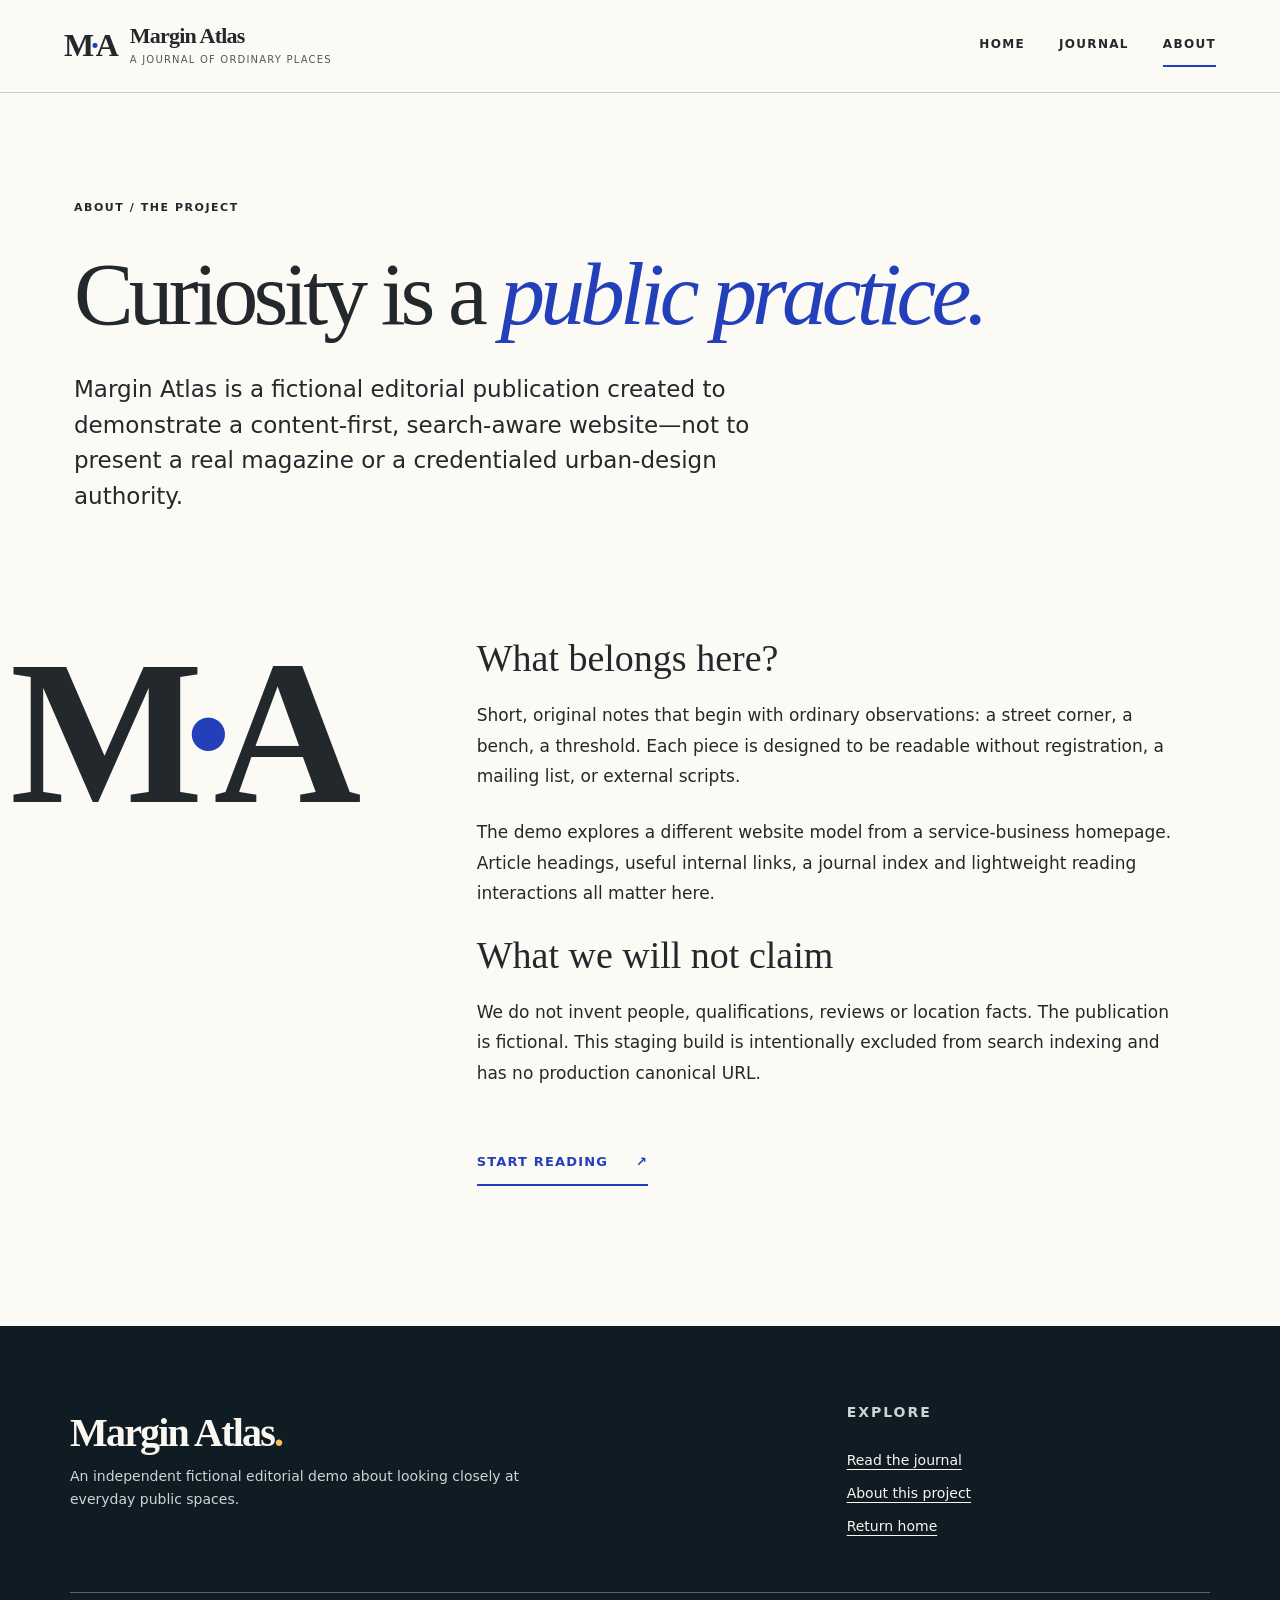
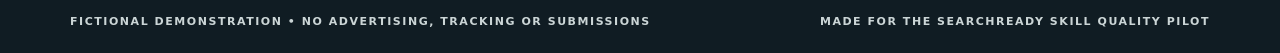
<file: examples/pilot-03-margin-atlas/site/about.html>
<!doctype html><html lang="en" class="no-js"><head>
<meta charset="utf-8"><meta name="viewport" content="width=device-width,initial-scale=1">
<title>About This Editorial Demo | Margin Atlas</title><meta name="description" content="Learn how Margin Atlas is designed as a fictional, content-first, SEO-aware publication without tracking or made-up credentials.">
<meta name="robots" content="noindex, nofollow"><meta name="color-scheme" content="light">
<link rel="icon" type="image/svg+xml" href="assets/mark.svg"><link rel="stylesheet" href="assets/site.css"><script src="assets/site.js" defer></script>
</head><body><a class="skip" href="#main">Skip to content</a>
<header class="site-header"><div class="header-inner">
  <a href="index.html" class="brand" aria-label="Margin Atlas — home"><span class="brand-mark" aria-hidden="true">M<span>·</span>A</span><span class="brand-name">Margin Atlas<small>A journal of ordinary places</small></span></a>
  <button class="menu-toggle" type="button" aria-controls="primary-menu" aria-expanded="false" aria-label="Open navigation"><span aria-hidden="true">☰</span></button>
  <nav id="primary-menu" aria-label="Primary navigation" class="nav-list"><a href="index.html">Home</a><a href="journal.html">Journal</a><a href="about.html" aria-current="page">About</a></nav>
</div></header><main id="main" tabindex="-1"><section class="page-head content-wrap about-head"><span class="eyebrow">ABOUT / THE PROJECT</span><h1>Curiosity is a <em>public practice.</em></h1><p class="page-intro">Margin Atlas is a fictional editorial publication created to demonstrate a content-first, search-aware website—not to present a real magazine or a credentialed urban-design authority.</p></section><section class="content-wrap about-grid"><div class="about-mark" aria-hidden="true">M<span>·</span>A</div><div class="about-copy"><h2>What belongs here?</h2><p>Short, original notes that begin with ordinary observations: a street corner, a bench, a threshold. Each piece is designed to be readable without registration, a mailing list, or external scripts.</p><p>The demo explores a different website model from a service-business homepage. Article headings, useful internal links, a journal index and lightweight reading interactions all matter here.</p><h2>What we will not claim</h2><p>We do not invent people, qualifications, reviews or location facts. The publication is fictional. This staging build is intentionally excluded from search indexing and has no production canonical URL.</p><a href="journal.html" class="primary-link">Start reading <span aria-hidden="true">↗</span></a></div></section></main><footer class="site-footer"><div class="footer-grid"><div><div class="foot-brand">Margin Atlas<span class="gold-dot">.</span></div><p>An independent fictional editorial demo about looking closely at everyday public spaces.</p></div><div class="footer-links"><p class="eyebrow">Explore</p><a href="journal.html">Read the journal</a><a href="about.html">About this project</a><a href="index.html">Return home</a></div></div><div class="footer-bottom"><span>Fictional demonstration • no advertising, tracking or submissions</span><span>Made for the SearchReady Skill quality pilot</span></div></footer></body></html>
</file>
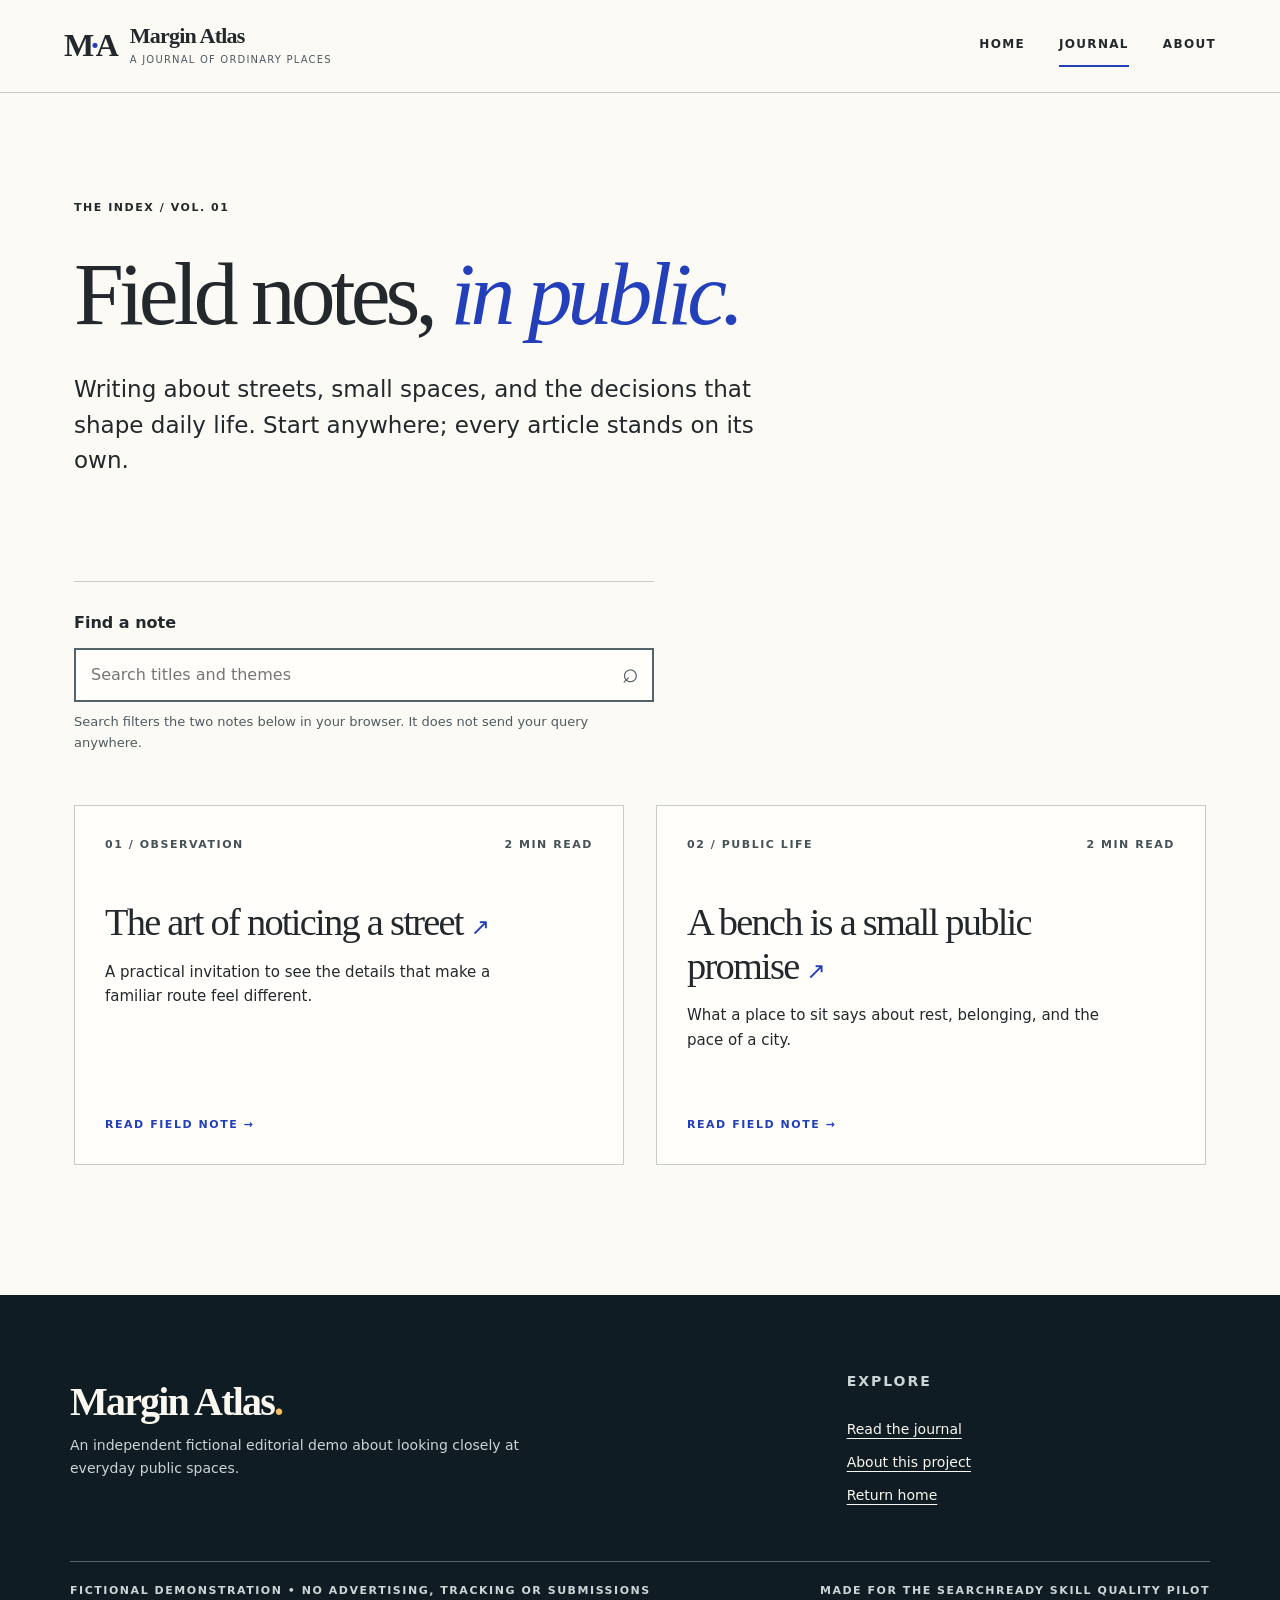
<file: examples/pilot-03-margin-atlas/site/journal.html>
<!doctype html><html lang="en" class="no-js"><head>
<meta charset="utf-8"><meta name="viewport" content="width=device-width,initial-scale=1">
<title>The Journal | Margin Atlas Field Notes</title><meta name="description" content="Browse original field notes about everyday public spaces, streets and design observations in a simple, readable journal.">
<meta name="robots" content="noindex, nofollow"><meta name="color-scheme" content="light">
<link rel="icon" type="image/svg+xml" href="assets/mark.svg"><link rel="stylesheet" href="assets/site.css"><script src="assets/site.js" defer></script>
</head><body><a class="skip" href="#main">Skip to content</a>
<header class="site-header"><div class="header-inner">
  <a href="index.html" class="brand" aria-label="Margin Atlas — home"><span class="brand-mark" aria-hidden="true">M<span>·</span>A</span><span class="brand-name">Margin Atlas<small>A journal of ordinary places</small></span></a>
  <button class="menu-toggle" type="button" aria-controls="primary-menu" aria-expanded="false" aria-label="Open navigation"><span aria-hidden="true">☰</span></button>
  <nav id="primary-menu" aria-label="Primary navigation" class="nav-list"><a href="index.html">Home</a><a href="journal.html" aria-current="page">Journal</a><a href="about.html">About</a></nav>
</div></header><main id="main" tabindex="-1"><section class="page-head content-wrap"><span class="eyebrow">THE INDEX / VOL. 01</span><h1>Field notes, <em>in public.</em></h1><p class="page-intro">Writing about streets, small spaces, and the decisions that shape daily life. Start anywhere; every article stands on its own.</p></section>
<section class="content-wrap journal-section"><div class="journal-tools"><label for="filter-notes">Find a note</label><div class="search-wrap"><input id="filter-notes" type="search" placeholder="Search titles and themes" autocomplete="off" aria-describedby="filter-help"><span class="search-icon" aria-hidden="true">⌕</span></div><p id="filter-help" class="helper">Search filters the two notes below in your browser. It does not send your query anywhere.</p></div><h2 class="sr-only">Journal articles</h2><div id="journal-results" class="story-grid journal-results"><article class="story-card" data-search="the art of noticing a street observation a practical invitation to see the details that make a familiar route feel different."><div class="story-topline"><span>01 / OBSERVATION</span><span>2 MIN READ</span></div><h3><a href="the-art-of-noticing.html">The art of noticing a street<span class="card-arrow" aria-hidden="true">↗</span></a></h3><p>A practical invitation to see the details that make a familiar route feel different.</p><span class="read-cue" aria-hidden="true">READ FIELD NOTE →</span></article><article class="story-card" data-search="a bench is a small public promise public life what a place to sit says about rest, belonging, and the pace of a city."><div class="story-topline"><span>02 / PUBLIC LIFE</span><span>2 MIN READ</span></div><h3><a href="a-bench-is-a-small-promise.html">A bench is a small public promise<span class="card-arrow" aria-hidden="true">↗</span></a></h3><p>What a place to sit says about rest, belonging, and the pace of a city.</p><span class="read-cue" aria-hidden="true">READ FIELD NOTE →</span></article></div><p id="no-results" class="no-results" hidden>No matching notes. Try “street” or “bench”.</p><p id="result-status" class="sr-only" aria-live="polite" aria-atomic="true">2 notes shown</p></section></main><footer class="site-footer"><div class="footer-grid"><div><div class="foot-brand">Margin Atlas<span class="gold-dot">.</span></div><p>An independent fictional editorial demo about looking closely at everyday public spaces.</p></div><div class="footer-links"><p class="eyebrow">Explore</p><a href="journal.html">Read the journal</a><a href="about.html">About this project</a><a href="index.html">Return home</a></div></div><div class="footer-bottom"><span>Fictional demonstration • no advertising, tracking or submissions</span><span>Made for the SearchReady Skill quality pilot</span></div></footer></body></html>
</file>
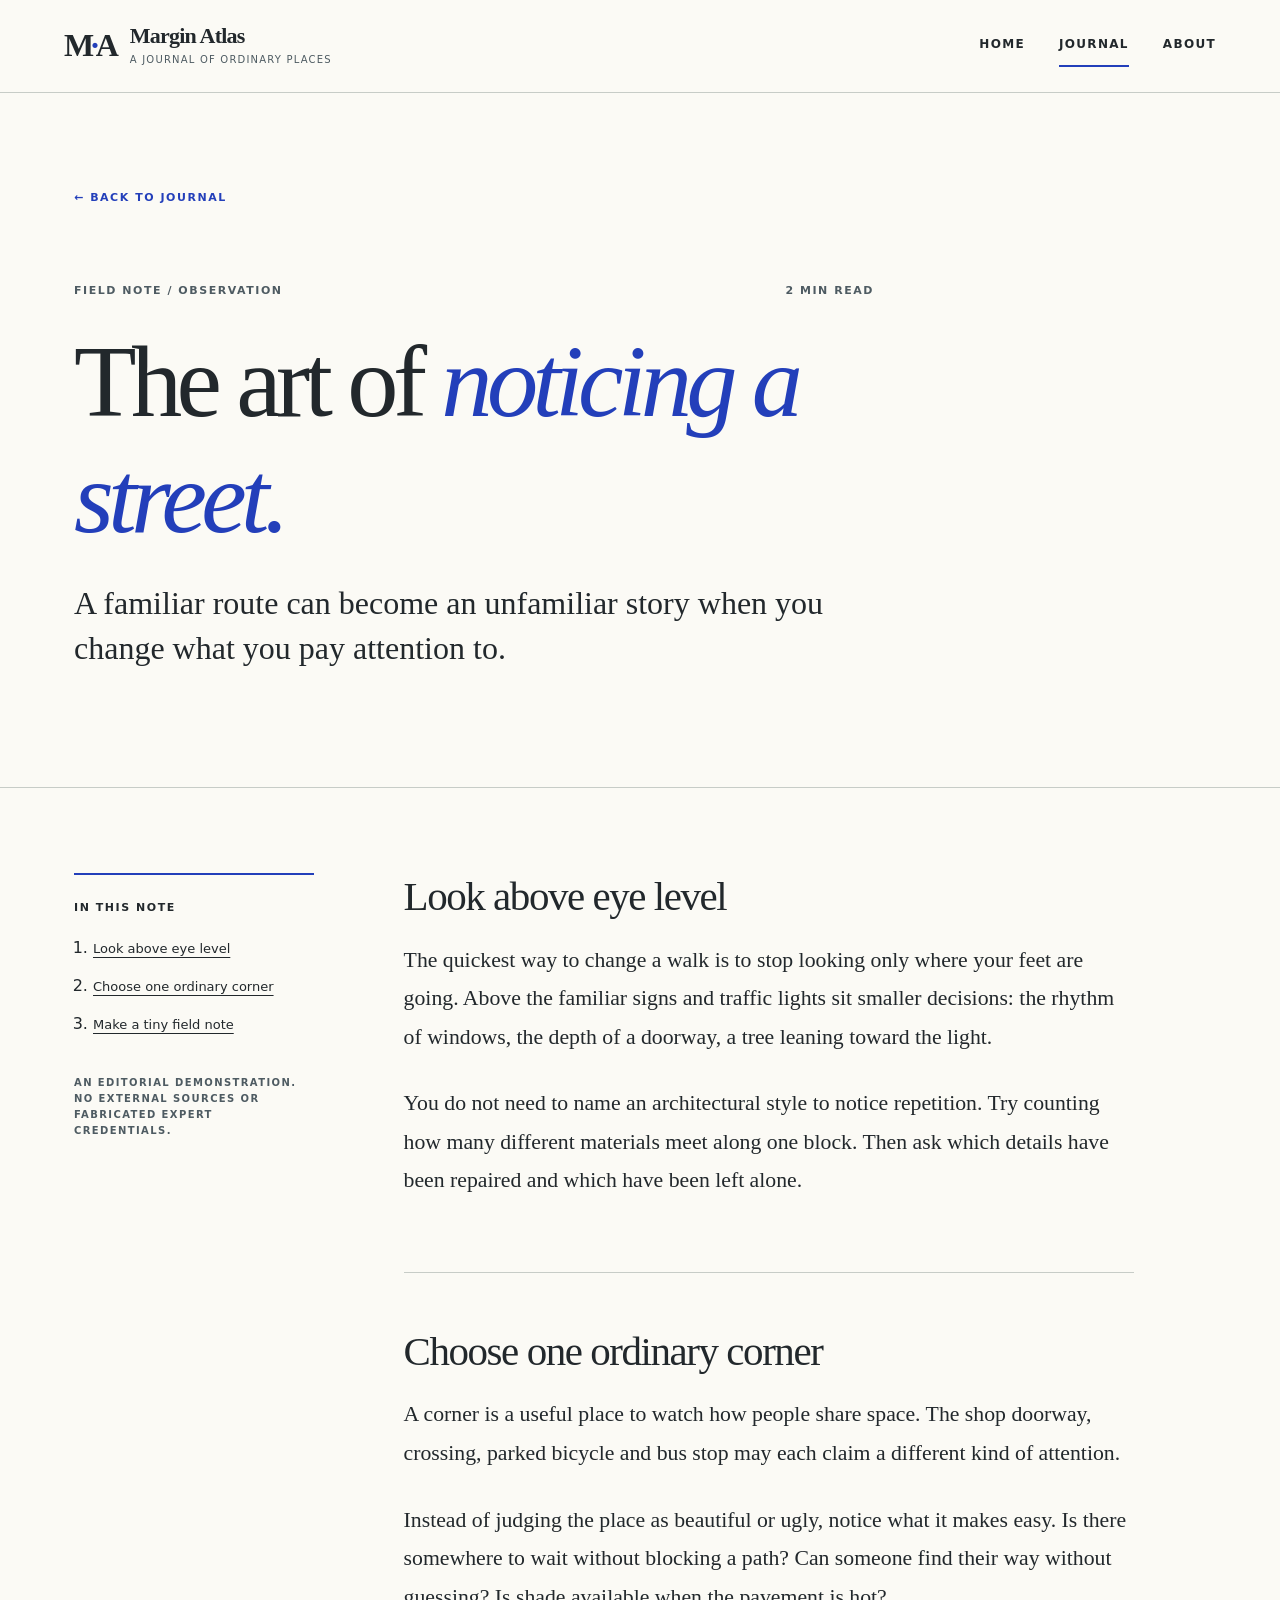
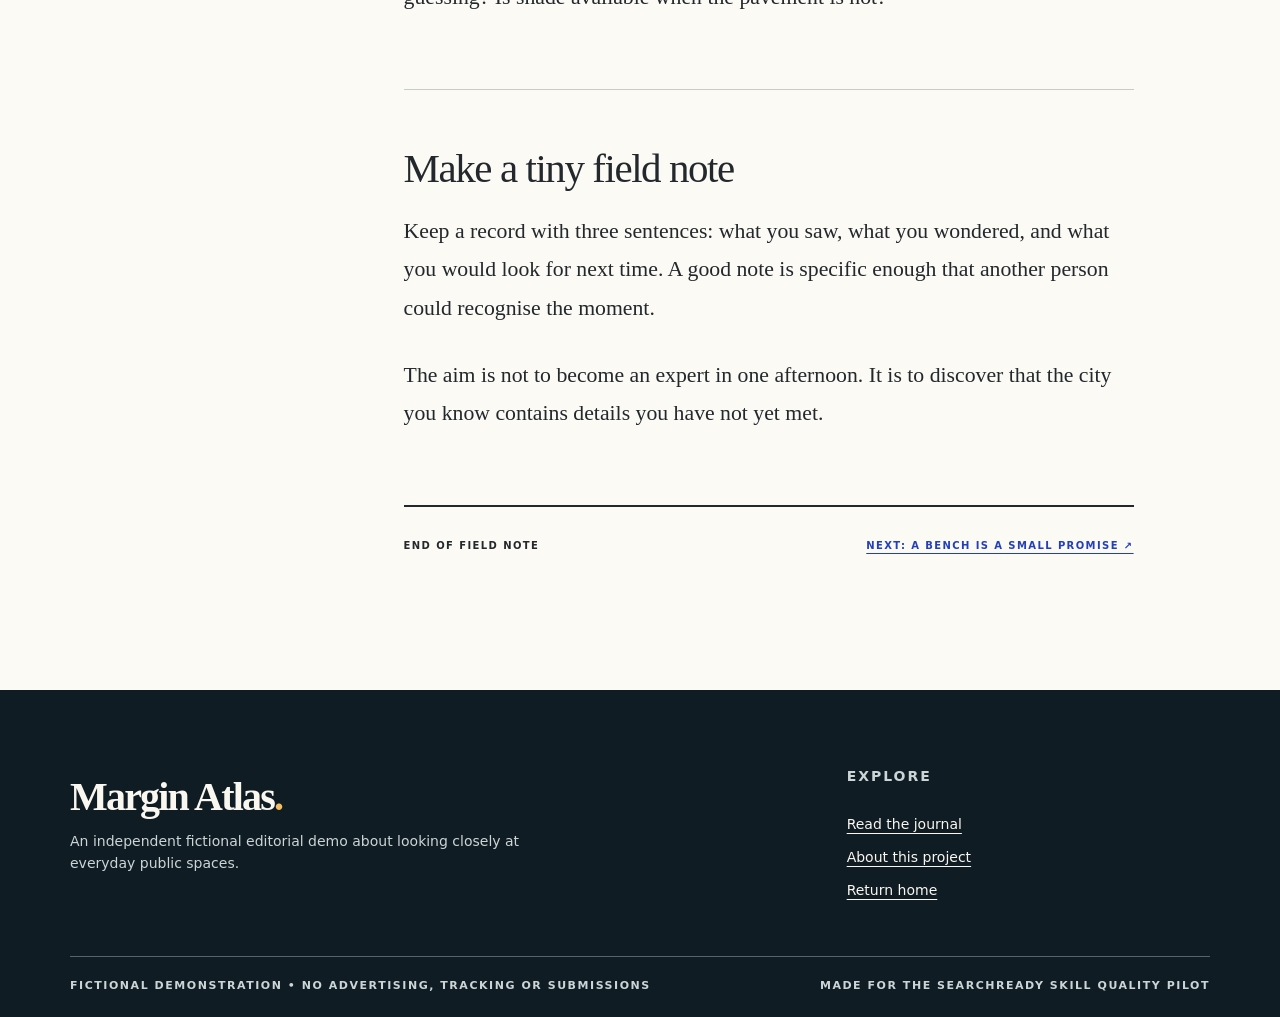
<file: examples/pilot-03-margin-atlas/site/the-art-of-noticing.html>
<!doctype html><html lang="en" class="no-js"><head>
<meta charset="utf-8"><meta name="viewport" content="width=device-width,initial-scale=1">
<title>The Art of Noticing a Street | Margin Atlas</title><meta name="description" content="A field note on discovering overlooked details along familiar streets, with a short observation exercise for your next walk.">
<meta name="robots" content="noindex, nofollow"><meta name="color-scheme" content="light">
<link rel="icon" type="image/svg+xml" href="assets/mark.svg"><link rel="stylesheet" href="assets/site.css"><script src="assets/site.js" defer></script>
</head><body><a class="skip" href="#main">Skip to content</a>
<header class="site-header"><div class="header-inner">
  <a href="index.html" class="brand" aria-label="Margin Atlas — home"><span class="brand-mark" aria-hidden="true">M<span>·</span>A</span><span class="brand-name">Margin Atlas<small>A journal of ordinary places</small></span></a>
  <button class="menu-toggle" type="button" aria-controls="primary-menu" aria-expanded="false" aria-label="Open navigation"><span aria-hidden="true">☰</span></button>
  <nav id="primary-menu" aria-label="Primary navigation" class="nav-list"><a href="index.html">Home</a><a href="journal.html" aria-current="page">Journal</a><a href="about.html">About</a></nav>
</div></header><main id="main" tabindex="-1"><div class="article-head"><div class="content-wrap"><a class="back-link" href="journal.html">← BACK TO JOURNAL</a><div class="article-type"><span>FIELD NOTE / OBSERVATION</span><span>2 MIN READ</span></div><h1>The art of <em>noticing a street.</em></h1><p class="article-deck">A familiar route can become an unfamiliar story when you change what you pay attention to.</p></div></div><div class="article-layout content-wrap"><aside class="article-aside"><span class="eyebrow">IN THIS NOTE</span><nav aria-label="On this page"><ol><li><a href="#look-up">Look above eye level</a></li><li><a href="#slow-down">Choose one ordinary corner</a></li><li><a href="#take-notes">Make a tiny field note</a></li></ol></nav><span class="aside-note">An editorial demonstration. No external sources or fabricated expert credentials.</span></aside><article class="article-body"><section class="article-section" id="look-up"><h2>Look above eye level</h2><p>The quickest way to change a walk is to stop looking only where your feet are going. Above the familiar signs and traffic lights sit smaller decisions: the rhythm of windows, the depth of a doorway, a tree leaning toward the light.</p><p>You do not need to name an architectural style to notice repetition. Try counting how many different materials meet along one block. Then ask which details have been repaired and which have been left alone.</p></section><section class="article-section" id="slow-down"><h2>Choose one ordinary corner</h2><p>A corner is a useful place to watch how people share space. The shop doorway, crossing, parked bicycle and bus stop may each claim a different kind of attention.</p><p>Instead of judging the place as beautiful or ugly, notice what it makes easy. Is there somewhere to wait without blocking a path? Can someone find their way without guessing? Is shade available when the pavement is hot?</p></section><section class="article-section" id="take-notes"><h2>Make a tiny field note</h2><p>Keep a record with three sentences: what you saw, what you wondered, and what you would look for next time. A good note is specific enough that another person could recognise the moment.</p><p>The aim is not to become an expert in one afternoon. It is to discover that the city you know contains details you have not yet met.</p></section><div class="article-end"><span>END OF FIELD NOTE</span><a href="a-bench-is-a-small-promise.html">NEXT: A bench is a small promise ↗</a></div></article></div></main><footer class="site-footer"><div class="footer-grid"><div><div class="foot-brand">Margin Atlas<span class="gold-dot">.</span></div><p>An independent fictional editorial demo about looking closely at everyday public spaces.</p></div><div class="footer-links"><p class="eyebrow">Explore</p><a href="journal.html">Read the journal</a><a href="about.html">About this project</a><a href="index.html">Return home</a></div></div><div class="footer-bottom"><span>Fictional demonstration • no advertising, tracking or submissions</span><span>Made for the SearchReady Skill quality pilot</span></div></footer></body></html>
</file>
<file: pilot/site/assets/site.css>
:root{--ink:#183b36;--deep:#13342e;--text:#243b36;--muted:#5d6b63;--paper:#f8f5ee;--white:#fffdfa;--card:#f0ebe1;--line:#d8d2c6;--accent:#bb5f3e;--accent-dark:#964729;--sage:#cdd9ce;--radius:18px;--max:1180px;--shadow:0 20px 70px rgba(30,42,38,.09)}
*{box-sizing:border-box}html{scroll-behavior:smooth}body{margin:0;background:var(--paper);color:var(--text);font-family:Arial,Helvetica,sans-serif;line-height:1.6;font-size:16px}a{color:inherit}a:focus-visible,button:focus-visible,input:focus-visible,textarea:focus-visible{outline:3px solid #2a635b;outline-offset:4px}a:hover{text-decoration-thickness:2px}img{max-width:100%;height:auto;display:block}h1,h2,h3,p{margin-top:0}h1,h2,h3{color:var(--deep)}h1,h2{font-family:Georgia,'Times New Roman',serif;letter-spacing:-.045em;line-height:1.08;font-weight:400}h1{font-size:clamp(2.9rem,6.4vw,5.7rem)}h2{font-size:clamp(2.35rem,4.2vw,4rem)}h3{font-size:1.18rem;line-height:1.35}p{color:var(--muted)}.skip{position:absolute;top:-60px;left:12px;background:var(--ink);color:white;padding:10px 14px;z-index:30}.skip:focus{top:12px}.wrap{width:min(100% - 40px,var(--max));margin:auto}.header{background:var(--paper);border-bottom:1px solid var(--line);position:relative;z-index:10}.header-inner{display:flex;justify-content:space-between;align-items:center;gap:20px;min-height:88px}.brand{display:flex;align-items:center;gap:12px;text-decoration:none}.brand-logo{width:45px;height:45px}.brand-text{font-weight:800;line-height:1.04;letter-spacing:-.06em;font-size:1.23rem;color:var(--ink)}.brand-text span{display:block;font-weight:500;letter-spacing:.16em;text-transform:uppercase;font-size:.58rem;margin-top:5px}.navigation{display:flex;align-items:center;gap:32px}.navigation a{text-decoration:none;font-weight:700;font-size:.88rem}.navigation a:not(.nav-cta):hover,.navigation a[aria-current=page]{color:var(--accent-dark);text-decoration:underline;text-underline-offset:8px}.nav-cta,.button{display:inline-flex;align-items:center;justify-content:center;gap:12px;padding:14px 22px;border-radius:100px;background:var(--ink);color:white!important;text-decoration:none;border:2px solid var(--ink);font-size:.9rem;font-weight:800;transition:background .2s,transform .2s;cursor:pointer}.nav-cta:hover,.button:hover{background:#275c50;transform:translateY(-2px)}.button.light{background:var(--white);border-color:var(--white);color:var(--ink)!important}.button.outline{background:transparent;color:var(--ink)!important}.button.outline:hover{background:var(--sage)}.menu-toggle{display:none;align-items:center;gap:10px;background:transparent;border:2px solid var(--ink);border-radius:100px;padding:9px 14px;color:var(--ink);font-weight:800;cursor:pointer}.menu-bars{display:flex;flex-direction:column;gap:4px}.menu-bars b{width:18px;height:2px;background:currentColor}.hero{padding:92px 0 94px}.hero-grid{display:grid;grid-template-columns:1fr .93fr;align-items:center;gap:clamp(30px,5vw,72px)}.eyebrow{text-transform:uppercase;letter-spacing:.16em;color:var(--accent-dark);font-weight:800;font-size:.76rem;margin-bottom:21px}.hero h1{margin-bottom:30px}.hero h1 em{font-style:italic;color:var(--accent-dark)}.hero-lead{font-size:1.13rem;max-width:540px;line-height:1.78}.hero-actions{display:flex;flex-wrap:wrap;gap:12px;margin-top:29px}.art-wrap{position:relative}.art-frame{overflow:hidden;border-radius:32px;box-shadow:var(--shadow);border:1px solid #e4ddcf;background:#e9e2d5}.art-frame img{width:100%;height:auto}.floating-note{position:absolute;bottom:28px;left:-22px;background:#fffdfa;border-radius:14px;padding:17px 22px;box-shadow:var(--shadow);font-weight:800;max-width:230px;color:var(--ink)}.floating-note small{display:block;font-size:.72rem;color:var(--muted);font-weight:500}.section{padding:90px 0}.section.tinted{background:#ede9df}.section.deep{background:var(--ink);color:white}.section.deep h2,.section.deep h3,.section.deep p{color:#fffdf8}.section.deep p{opacity:.88}.section-intro{max-width:700px}.section-intro p{font-size:1.06rem}.card-grid{display:grid;grid-template-columns:repeat(3,minmax(0,1fr));gap:20px;margin-top:38px}.card{background:var(--white);padding:34px 30px;border:1px solid var(--line);border-radius:var(--radius)}.card .number{display:inline-grid;place-items:center;width:43px;height:43px;border-radius:50%;background:#d5dfd6;color:var(--ink);font-size:.9rem;font-weight:800;margin-bottom:24px}.card p:last-child{margin-bottom:0}.text-link{display:inline-flex;gap:8px;align-items:center;color:var(--accent-dark);font-weight:800;text-decoration:underline;text-underline-offset:4px}.split{display:grid;grid-template-columns:.92fr 1fr;gap:clamp(30px,7vw,100px);align-items:center}.feature-panel{border-radius:28px;padding:40px;background:#d8e0d5;min-height:350px;display:flex;flex-direction:column;justify-content:center}.feature-panel .giant{font-family:Georgia,serif;font-size:clamp(4rem,8vw,7rem);letter-spacing:-.08em;color:var(--ink);line-height:1.1}.feature-panel .caption{color:var(--muted);max-width:300px}.checklist{list-style:none;margin:26px 0 0;padding:0}.checklist li{padding:13px 0;border-top:1px solid var(--line);font-weight:700}.checklist li:before{content:'✓';color:var(--accent-dark);margin-right:12px}.cta-band{padding:64px 0;background:var(--ink)}.cta-inner{display:flex;align-items:center;justify-content:space-between;gap:30px}.cta-inner h2{color:#fffdfa;margin-bottom:12px}.cta-inner p{color:#e0eee4;margin:0}.footer{padding:42px 0 26px;background:#102c26;color:#e7ebe5}.footer p,.footer a{color:#d5e0d9}.footer-grid{display:flex;justify-content:space-between;gap:24px;align-items:flex-start}.footer-links{display:flex;gap:18px;flex-wrap:wrap}.footer a:hover{color:#fff}.fineprint{margin-top:32px;border-top:1px solid #456157;padding-top:19px;color:#b9c5bd;font-size:.75rem}.page-hero{padding:80px 0 70px;background:#eee9df}.page-hero .intro{font-size:1.17rem;max-width:770px;margin-top:20px}.page-hero h1{font-size:clamp(2.9rem,5.5vw,5rem);max-width:900px}.grid-two{display:grid;grid-template-columns:repeat(2,minmax(0,1fr));gap:20px}.service-card{background:var(--white);border:1px solid var(--line);padding:36px;border-radius:20px}.service-card .eyebrow{margin-bottom:16px}.service-card h2{font-size:clamp(1.7rem,3vw,2.4rem)}.process-step{display:grid;grid-template-columns:76px 1fr;gap:18px;border-top:1px solid var(--line);padding:32px 0}.process-step span{font-family:Georgia,serif;font-size:2.4rem;color:var(--accent-dark);line-height:1}.process-step p{max-width:710px}.notice{padding:24px;background:#fff2df;border-left:5px solid #c47744;border-radius:10px}.contact-layout{display:grid;grid-template-columns:.9fr 1.1fr;gap:58px;align-items:start}.form-card{background:#fffdfa;border:1px solid var(--line);border-radius:24px;padding:34px}.form-card label{display:block;margin:18px 0 7px;font-weight:700;font-size:.9rem}.form-card input,.form-card textarea{width:100%;border:1px solid #acb3aa;border-radius:10px;padding:13px 15px;font:inherit;background:white;color:var(--ink)}.form-card textarea{min-height:144px;resize:vertical}.form-card .button{margin-top:24px}.form-card .helper{font-size:.85rem;margin:9px 0 0}.status{font-weight:700;min-height:1.8em;margin:16px 0 0;color:var(--ink)}.visually-hidden{position:absolute!important;width:1px;height:1px;overflow:hidden;clip:rect(0,0,0,0);white-space:nowrap}.muted-note{font-size:.84rem}
@media(max-width:900px){.navigation{gap:18px}.hero{padding:60px 0 78px}.hero-grid{grid-template-columns:1fr .9fr}.floating-note{display:none}.card-grid{grid-template-columns:repeat(2,minmax(0,1fr))}.card-grid .card:last-child{grid-column:1/-1}.contact-layout{gap:28px}}
@media(max-width:700px){.wrap{width:min(100% - 32px,var(--max))}.header-inner{min-height:76px}.menu-toggle{display:flex}.navigation{display:none;position:absolute;top:100%;left:0;right:0;flex-direction:column;align-items:stretch;gap:0;padding:15px 18px 24px;background:var(--paper);box-shadow:0 24px 35px rgba(11,31,25,.15);border-bottom:1px solid var(--line)}.navigation.open{display:flex}.navigation a:not(.nav-cta){padding:14px 8px;border-bottom:1px solid var(--line)}.navigation .nav-cta{margin-top:16px}.hero-grid,.split,.grid-two,.contact-layout{grid-template-columns:1fr}.hero{padding:48px 0 62px}.hero h1{font-size:clamp(2.75rem,11vw,4.5rem)}.hero-lead{font-size:1rem}.art-wrap{max-width:540px}.art-frame img{max-height:440px;object-fit:cover}.section{padding:62px 0}.card-grid{grid-template-columns:1fr}.card-grid .card:last-child{grid-column:auto}.section-intro p{font-size:1rem}.cta-inner,.footer-grid{flex-direction:column;align-items:flex-start}.feature-panel{min-height:230px;padding:28px}.page-hero{padding:52px 0}.form-card{padding:24px}.process-step{grid-template-columns:56px 1fr;gap:14px}}
@media(prefers-reduced-motion:reduce){html{scroll-behavior:auto}.button{transition:none}.button:hover{transform:none}}

/* D5: high-contrast light focus ring wherever the offset ring sits on dark sections. */
.cta-band a:focus-visible,.cta-band button:focus-visible{outline-color:#fff7e6}

/* v0.3 visual-direction candidate: CLEARROOM / SUNNY, AIRY, OPTIMISTIC.
   Intentional departure from the editorial/forest template. Functional selectors remain intact. */
:root{--ink:#16384b;--deep:#16384b;--text:#173447;--muted:#4c6170;--paper:#f9fcff;--white:#fff;--card:#f5f9ff;--line:#d3e7ef;--accent:#b53c39;--accent-dark:#a63232;--sage:#d0f6e7;--radius:26px;--max:1240px;--shadow:0 24px 70px rgba(17,74,105,.13)}
body{background:#fff;color:var(--text);font-family:system-ui,-apple-system,'Segoe UI',sans-serif;line-height:1.65}
h1,h2,h3{font-family:system-ui,-apple-system,'Segoe UI',sans-serif;color:var(--deep);font-weight:830;letter-spacing:-.064em;line-height:1.09}
h1{font-size:clamp(3.4rem,6.9vw,6.9rem)}h2{font-size:clamp(2.3rem,4.4vw,4.6rem)}h3{font-size:1.24rem;letter-spacing:-.04em}
a:focus-visible,button:focus-visible,input:focus-visible,textarea:focus-visible{outline:3px solid #185d95;outline-offset:4px}
.header{background:#fff;border:0;border-bottom:1px solid #e5eff1}.header-inner{min-height:91px}
.brand-logo{width:47px;height:47px;filter:saturate(1.25)}
.brand-text{color:#16384b;font-size:1.28rem;letter-spacing:-.058em}.brand-text span{color:#517180;letter-spacing:.1em;font-size:.59rem}
.navigation{gap:36px}.navigation a{font-size:.9rem}
.navigation a:not(.nav-cta):hover,.navigation a[aria-current=page]{color:#9f3834}
.nav-cta,.button{background:#174e63;border-color:#174e63;border-radius:18px;padding:16px 24px;font-size:.93rem;box-shadow:0 6px 0 #c1dce2;transition:transform .2s ease,box-shadow .2s ease,background .2s ease}
.nav-cta{background:#ffe578!important;color:#18384b!important;border-color:#ffe578!important;box-shadow:0 5px 0 #f1bb50;font-weight:850}
.nav-cta:hover{background:#ffda61!important;transform:translateY(-2px)}
.button:hover{background:#236b80;transform:translateY(-3px);box-shadow:0 9px 0 #c1dce2}
.button.outline{background:#fff;border-color:#b1d7e5;color:#194e62!important;box-shadow:none}.button.outline:hover{background:#e9f8ff}
.button.light{background:#fff;border-color:#fff;color:#16384b!important;box-shadow:0 5px 0 #ffe88d}
.eyebrow{font-size:.77rem;letter-spacing:.115em;color:#934a23;display:inline-flex;align-items:center;gap:11px;margin-bottom:22px}.eyebrow:before{content:'✦';display:inline-block;font-size:1.5rem;line-height:1;color:#e9a630}
.hero{position:relative;overflow:hidden;background:linear-gradient(112deg,#f1fcff 0%,#f9ffff 57%,#e0f6ff 100%);padding:82px 0 102px}
.hero:before{content:'';position:absolute;width:340px;height:340px;border-radius:50%;background:#fbe68e;opacity:.46;top:-150px;left:-145px}
.hero:after{content:'';position:absolute;width:150px;height:150px;border-radius:50%;background:#c7f6e4;bottom:-90px;left:47%}
.hero-grid{position:relative;z-index:1;grid-template-columns:1fr 1.02fr;gap:clamp(40px,5vw,85px)}
.hero h1{font-weight:900;letter-spacing:-.08em;line-height:1.03;margin-bottom:28px}.hero h1 em{font-style:normal;color:#f06d55;position:relative;white-space:normal}
.hero h1 em:after{content:'';display:block;height:13px;background:#ffdf79;border-radius:100px;transform:rotate(-2deg);margin-top:-5px;width:88%}
.hero-lead{max-width:520px;font-size:1.16rem;color:#416273;line-height:1.7}
.hero-actions{gap:18px}.art-wrap{padding:16px 12px 25px 14px;transform:rotate(2deg)}
.art-frame{border:10px solid white;border-radius:42px;background:#f4fbff;box-shadow:0 24px 80px #3b718037;transform:rotate(-2deg)}
.art-frame img{width:100%;height:auto}.floating-note{bottom:3px;left:-32px;transform:rotate(-5deg);border:3px solid #fff;background:#ffe67d;border-radius:22px;font-size:1rem;padding:18px 24px;box-shadow:0 12px 30px #1b587c20;color:#173447}
.floating-note small{color:#355b6d;font-weight:650}.hero-sun{position:absolute;right:-10px;top:2px;width:86px;height:86px;display:grid;place-items:center;font-size:5.5rem;color:#f6b951;transform:rotate(15deg);text-shadow:0 3px 0 #ffefab}
.benefit-ribbon{background:#fbeeb4;border-top:1px solid #f1e4a2;border-bottom:1px solid #f1e4a2}.benefit-items{display:flex;justify-content:space-between;gap:18px;align-items:center;min-height:72px;font-weight:800;color:#284656;letter-spacing:-.02em}.benefit-items span{white-space:nowrap}
.section{padding:105px 0}.section.tinted{background:#f7fbf6}.section-intro{max-width:830px}.section-intro p{font-size:1.12rem;color:#486575}
.card-grid{gap:24px;margin-top:48px}.card{position:relative;overflow:hidden;border:2px solid transparent;padding:38px 34px 44px;border-radius:29px;background:#fff;box-shadow:0 12px 28px #255a6110}
.card:first-child{background:#e2f7ff}.card:nth-child(2){background:#fff0cf}.card:nth-child(3){background:#ffe8df}
.card:before{content:'';position:absolute;width:150px;height:150px;border-radius:50%;background:#fff9;right:-83px;top:-86px}
.card .number{position:relative;width:56px;height:56px;border-radius:17px;background:#fff;color:#164c61;font-size:1rem;box-shadow:0 5px 0 #00000012;margin-bottom:26px}
.card h3{font-size:1.43rem}.card p{color:#405969}
.split{gap:clamp(42px,8vw,122px)}.feature-panel{background:#daefff;border-radius:42px;min-height:375px;position:relative;overflow:hidden}
.feature-panel:before{content:'✦';position:absolute;right:25px;top:-53px;font-size:12rem;color:#acd9f3;line-height:1}
.feature-panel .giant{font-family:system-ui,-apple-system,sans-serif;font-weight:850;color:#174e63;font-size:clamp(3.3rem,6vw,6rem);letter-spacing:-.08em;line-height:1.04;z-index:1}
.feature-panel .caption{z-index:1;position:relative;color:#325d72;font-size:1.04rem}
.checklist li{border-color:#cfe8e7;font-size:1.01rem}.checklist li:before{color:#b74432;content:'✳';font-size:1.4rem}
.text-link{color:#9f3834}.cta-band{background:#ffdf86;color:#173447;padding:78px 0;position:relative;overflow:hidden}
.cta-band:before{content:'';width:380px;height:380px;border-radius:50%;background:#fff4c6;position:absolute;right:-180px;top:-250px}
.cta-inner{position:relative;z-index:1}.cta-inner h2{color:#173447;max-width:720px;font-size:clamp(2.2rem,4vw,4.2rem);font-weight:850}.cta-inner p{color:#4b5f67}.cta-band a:focus-visible,.cta-band button:focus-visible{outline-color:#185d95}
.footer{background:#eaf9f8;color:#18384b;padding-top:60px}.footer p,.footer a{color:#325c6b}.footer .fineprint{border-color:#b9e1e0;color:#436977}
.page-hero{background:#e7f8fd;padding:86px 0 80px}.page-hero h1{max-width:950px;font-weight:900}.page-hero .intro{color:#3f6070}
.service-card{background:#fff;border:2px solid #e1edf2;border-radius:25px;padding:43px}.service-card:nth-child(2n){background:#fef6e6}.service-card h2{font-size:clamp(1.8rem,3vw,2.8rem)}
.process-step{border-color:#d7e6ea}.process-step span{font-family:system-ui,-apple-system,sans-serif;font-weight:900;color:#d85a45}
.notice{background:#fff1d5;border-left-color:#e9b14a}.form-card{border:2px solid #d9edf3;box-shadow:0 25px 60px #11557010;border-radius:28px}.form-card input,.form-card textarea{border:2px solid #8499a1;border-radius:12px}.status{color:#174e63}
@media(max-width:900px){.hero-grid{gap:34px}.benefit-items{font-size:.9rem}.hero-sun{right:8px;top:0;font-size:4rem}}
@media(max-width:700px){.navigation{background:#fff;border-bottom:2px solid #d5e8ed}.menu-toggle{color:#174e63;border:2px solid #174e63;border-radius:14px}.hero{padding:45px 0 74px}.hero-grid{grid-template-columns:1fr}.hero h1{font-size:clamp(3.1rem,13vw,5rem)}.hero-lead{font-size:1.04rem}.art-wrap{max-width:570px;margin:25px auto 0;padding:0}.hero-sun{font-size:3.5rem;top:-38px;right:4px}.floating-note{left:-8px;bottom:-21px;padding:13px 17px}.benefit-items{min-height:0;padding:16px 0;flex-wrap:wrap;justify-content:center;gap:8px 20px;text-align:center}.benefit-items span{font-size:.77rem}.section{padding:75px 0}.section-intro p{font-size:1rem}.card-grid{gap:16px}.card{padding:30px 27px}.feature-panel{min-height:270px;padding:30px}.cta-band{padding:67px 0}.footer{padding-top:48px}}
@media(max-width:390px){.hero h1{font-size:clamp(2.75rem,12.4vw,4rem)}.hero-actions .button{width:100%;justify-content:center}.hero-sun{right:2px}.floating-note{font-size:.8rem}.benefit-items span{white-space:normal}.navigation{padding-inline:16px}}
@media(prefers-reduced-motion:reduce){.art-wrap,.art-frame,.floating-note{transition:none}}
/* Visual QA: keep the panel's decorative heading from crowding its caption. */
.feature-panel .giant{font-size:clamp(3rem,4.7vw,4.8rem);line-height:1.06;overflow-wrap:normal}
.feature-panel .caption{margin:24px 0 0;max-width:350px;line-height:1.6}

/* D5 v0.3: mint footer is light, unlike the original forest theme. */
.footer a:focus-visible,.footer button:focus-visible{outline-color:#185d95}
</file>
<file: examples/pilot-03-margin-atlas/site/assets/site.css>
:root{--paper:#fbfaf5;--ink:#22282c;--muted:#4e5b62;--blue:#233fba;--deep:#192b35;--gold:#ebaa49;--rule:#c7ccc7;--mist:#e3e8e5;--font-serif:Georgia,'Times New Roman',serif;--font-sans:system-ui,-apple-system,BlinkMacSystemFont,'Segoe UI',sans-serif}
*{box-sizing:border-box}html{scroll-behavior:smooth}body{margin:0;background:var(--paper);color:var(--ink);font-family:var(--font-sans);line-height:1.62}img{display:block;max-width:100%;height:auto}a{color:inherit;text-decoration-thickness:1px;text-underline-offset:4px}button,input{font:inherit}button{cursor:pointer}p{margin:0 0 1.15em}h1,h2,h3{line-height:1.13}h1,h2,h3,blockquote{font-family:var(--font-serif);font-weight:normal}h1{letter-spacing:-.055em}em{font-weight:normal}a:focus-visible,button:focus-visible,input:focus-visible{outline:3px solid #233fba;outline-offset:4px}.site-footer a:focus-visible,.editorial-quote a:focus-visible{outline-color:#fff7e6}a:hover{text-decoration-thickness:2px}.skip{position:absolute;left:16px;top:-130px;background:#fff;padding:12px;z-index:99;color:#111}.skip:focus{top:10px} .sr-only{position:absolute;width:1px;height:1px;padding:0;margin:-1px;overflow:hidden;clip:rect(0,0,0,0);white-space:nowrap;border:0}
.site-header{border-bottom:1px solid var(--rule)}.header-inner{max-width:1440px;margin:auto;padding:20px clamp(22px,5vw,76px);display:flex;align-items:center;justify-content:space-between;gap:24px}.brand{display:flex;gap:14px;align-items:center;text-decoration:none}.brand-mark,.about-mark{font-family:var(--font-serif);font-size:32px;letter-spacing:-.1em;font-weight:bold}.brand-mark span,.about-mark span{color:var(--blue)}.brand-name{font-family:var(--font-serif);font-size:22px;line-height:1.02;font-weight:bold;letter-spacing:-.035em}.brand-name small{display:block;font:normal 10px/1.5 var(--font-sans);text-transform:uppercase;letter-spacing:.12em;color:var(--muted);margin-top:5px}.nav-list{display:flex;gap:34px;align-items:center}.nav-list a{font-size:12px;font-weight:700;text-transform:uppercase;letter-spacing:.11em;text-decoration:none;border-bottom:2px solid transparent;padding:10px 0}.nav-list a[aria-current]{border-bottom-color:var(--blue)}.nav-list a:hover{color:var(--blue)}.menu-toggle{display:none;background:transparent;border:2px solid var(--ink);padding:5px 13px;border-radius:0;font-size:26px}
.content-wrap{max-width:1260px;padding-left:clamp(22px,5vw,76px);padding-right:clamp(22px,5vw,76px);margin:0 auto}.eyebrow,.edition,.section-number,.story-topline,.read-cue,.art-label,.art-bottom,.foot-brand,.back-link,.article-type,.aside-note,.article-end,.footer-bottom{font-size:11px;font-weight:750;letter-spacing:.14em;text-transform:uppercase}
.hero{max-width:1440px;margin:0 auto;display:grid;grid-template-columns:1.04fr .96fr;min-height:695px}.hero-copy{position:relative;padding:clamp(58px,9vw,115px) clamp(22px,5vw,76px) 60px;display:flex;flex-direction:column;align-items:flex-start}.edition{color:var(--blue);border-top:3px solid var(--blue);padding-top:14px}.edition span{padding:0 8px;color:var(--muted)}.hero h1{font-size:clamp(54px,5.8vw,96px);line-height:.99;margin:45px 0 28px;max-width:750px}.hero h1 em,.page-head h1 em,.article-head h1 em{font-style:italic;color:var(--blue)}.hero-intro{font-size:clamp(16px,1.3vw,20px);max-width:530px;line-height:1.6}.primary-link{display:inline-flex;gap:28px;align-items:center;text-decoration:none;font-weight:750;font-size:13px;text-transform:uppercase;letter-spacing:.09em;border-bottom:2px solid var(--blue);color:var(--blue);padding:12px 0;margin-top:25px}.primary-link:hover{background:#edf0ff}.hero-stamp{border:1px solid var(--rule);font-size:10px;line-height:1.45;letter-spacing:.15em;font-weight:750;padding:14px;margin-top:auto;align-self:flex-end;transform:rotate(7deg)}.hero-stamp span{color:var(--blue);font-size:22px}.hero-art{background:#e6e3d6;display:flex;flex-direction:column;min-width:0}.art-label,.art-bottom{padding:18px 24px;display:flex;justify-content:space-between;gap:12px}.hero-art img{width:100%;height:100%;flex:1;min-height:0;object-fit:cover}.art-bottom{font-size:11px}
.lede-band{border-block:1px solid var(--rule);display:grid;grid-template-columns:1fr 2fr;align-items:start;gap:30px;padding:48px max(22px,calc((100vw - 1110px)/2))}.lede-band p{font-family:var(--font-serif);font-size:clamp(28px,3vw,47px);line-height:1.21;letter-spacing:-.03em;margin:0;max-width:760px}.lede-band em{color:var(--blue)}.feature-section{padding-top:105px;padding-bottom:110px}.section-bar{display:flex;align-items:end;justify-content:space-between;gap:24px;border-top:1px solid var(--ink);padding-top:26px;margin-bottom:38px}.section-bar h2{font-size:clamp(38px,4vw,58px);letter-spacing:-.045em;margin:12px 0 0}.text-link{font-size:13px;font-weight:750;text-transform:uppercase;letter-spacing:.08em;text-decoration:none;border-bottom:2px solid var(--blue);padding:7px 0;white-space:nowrap}.story-grid{display:grid;grid-template-columns:repeat(2,minmax(0,1fr));gap:32px}.story-card{border:1px solid var(--rule);padding:30px;min-width:0;display:flex;flex-direction:column;min-height:360px;background:#fffefa}.story-card[hidden]{display:none}.story-topline{display:flex;justify-content:space-between;gap:12px;color:#455257}.story-card h3{font-size:clamp(28px,3vw,44px);letter-spacing:-.045em;margin:48px 0 15px}.story-card h3 a{text-decoration:none}.story-card h3 a:hover{text-decoration:underline}.card-arrow{color:var(--blue);font-family:var(--font-sans);font-size:.6em;margin-left:8px}.story-card p{font-size:15px;max-width:440px}.read-cue{margin-top:auto;color:var(--blue);padding-top:26px}.editorial-quote{background:var(--deep);color:#fdfbf3;padding:110px 24px}.quote-inner{max-width:820px;margin:auto;text-align:center}.quote-inner .eyebrow{color:#d7e3ef}.quote-inner p{font:normal clamp(28px,4.5vw,64px)/1.2 var(--font-serif);letter-spacing:-.04em;margin:25px 0}.outline-link{display:inline-block;color:#fff7e6;border:1px solid #fff7e6;padding:14px 19px;font-size:12px;letter-spacing:.09em;text-transform:uppercase;text-decoration:none;font-weight:750}
.site-footer{background:#101c23;color:#f9f7ef;padding:75px clamp(22px,5vw,76px) 22px}.footer-grid{max-width:1140px;margin:0 auto;display:grid;grid-template-columns:2fr 1fr;gap:50px}.foot-brand{text-transform:none;letter-spacing:-.045em;font-family:var(--font-serif);font-size:40px}.gold-dot{color:#f5bf5f}.footer-grid p{font-size:14px;color:#cbd5d6;max-width:490px}.footer-links{display:flex;flex-direction:column;align-items:flex-start;gap:10px}.footer-links .eyebrow{color:#cbd5d6}.footer-links a{font-size:14px}.footer-bottom{max-width:1140px;margin:55px auto 0;border-top:1px solid #56646b;padding-top:20px;display:flex;justify-content:space-between;gap:20px;flex-wrap:wrap;font-size:11px;color:#cbd5d6}
.page-head{padding-top:100px;padding-bottom:75px}.page-head h1{font-size:clamp(54px,7vw,100px);max-width:980px;margin:24px 0 28px}.page-intro{font-size:clamp(18px,1.8vw,24px);max-width:690px;line-height:1.55}.journal-section{padding-bottom:130px}.journal-tools{border-top:1px solid var(--rule);padding-top:28px;max-width:580px;margin-bottom:52px}.journal-tools label{display:block;font-weight:750;margin-bottom:12px}.search-wrap{position:relative}.search-wrap input{width:100%;min-height:54px;border:2px solid #52636c;background:#fffefa;padding:10px 45px 10px 15px;border-radius:0}.search-icon{font-size:28px;position:absolute;right:15px;top:2px;pointer-events:none;color:var(--muted)}.helper{color:var(--muted);font-size:13px;margin-top:9px}.no-results{padding:28px;background:#eceff0;font-size:16px}
.article-head{border-bottom:1px solid var(--rule);padding:90px 0 80px}.back-link{display:inline-block;text-decoration:none;color:var(--blue);margin-bottom:75px}.article-type{display:flex;justify-content:space-between;gap:15px;max-width:800px;color:var(--muted)}.article-head h1{max-width:920px;font-size:clamp(58px,8vw,112px);margin:25px 0}.article-deck{max-width:750px;font:normal clamp(22px,2.5vw,32px)/1.4 var(--font-serif)}.article-layout{display:grid;grid-template-columns:240px minmax(0,730px);gap:clamp(36px,7vw,130px);padding-top:85px;padding-bottom:135px}.article-aside{border-top:2px solid var(--blue);padding-top:18px;align-self:start;position:sticky;top:24px}.article-aside ol{padding-left:19px}.article-aside li{margin:12px 0}.article-aside a{font-size:13px}.aside-note{display:block;margin-top:38px;color:var(--muted);line-height:1.6;font-size:10px}.article-body{font-family:var(--font-serif);font-size:clamp(18px,1.7vw,22px);line-height:1.77}.article-body p{margin-bottom:1.3em}.article-body h2{font-size:clamp(30px,3.2vw,43px);letter-spacing:-.035em;margin:0 0 21px}.article-section{scroll-margin-top:35px;padding-bottom:44px}.article-section+.article-section{border-top:1px solid var(--rule);padding-top:55px}.article-end{font-family:var(--font-sans);display:flex;justify-content:space-between;gap:22px;border-top:2px solid var(--ink);padding-top:30px;font-size:10px}.article-end a{color:var(--blue)}
.about-grid{display:grid;grid-template-columns:1fr 2fr;gap:70px;padding:15px 0 140px}.about-mark{font-size:clamp(85px,16vw,260px);line-height:1;white-space:nowrap;align-self:start}.about-copy{max-width:700px}.about-copy h2{font-size:38px;margin:6px 0 20px}.about-copy p{font-size:17px;line-height:1.8;margin-bottom:25px}
@media(max-width:1040px){.hero{min-height:620px}.hero-copy{padding-top:65px}.hero h1{font-size:clamp(50px,5vw,70px)}.lede-band{padding:40px 32px}}
@media(max-width:720px){.header-inner{padding:15px 22px;flex-wrap:wrap}.brand-name{font-size:19px}.menu-toggle{display:block}.nav-list{width:100%;display:flex;gap:0;justify-content:space-between;border-top:1px solid var(--rule);padding-top:10px}.js .nav-list{display:none}.js .menu-toggle[aria-expanded=true]+.nav-list{display:flex}.nav-list a{padding:10px 6px}.hero{grid-template-columns:1fr}.hero-copy{padding:70px 22px 30px}.hero h1{font-size:clamp(53px,11vw,78px);margin:35px 0 25px}.hero-stamp{display:none}.hero-art{min-height:380px}.hero-art img{height:300px;object-fit:cover}.lede-band{grid-template-columns:1fr;padding:32px 22px}.feature-section{padding:65px 22px}.story-grid{grid-template-columns:1fr;gap:18px}.story-card{min-height:300px;padding:25px}.story-card h3{margin:38px 0 15px}.section-bar{align-items:start}.section-bar h2{font-size:40px}.text-link{white-space:normal}.editorial-quote{padding:75px 22px}.page-head{padding-top:65px;padding-bottom:45px}.page-head h1{font-size:clamp(50px,10vw,76px)}.journal-section{padding-bottom:80px}.article-head{padding:65px 0 50px}.back-link{margin-bottom:50px}.article-head h1{font-size:clamp(54px,10vw,85px)}.article-layout{grid-template-columns:1fr;padding-top:45px;padding-bottom:75px}.article-aside{position:static}.article-aside nav ol{display:flex;gap:25px;flex-wrap:wrap;list-style:none;padding:0}.article-aside li{margin:4px 0}.aside-note{margin-top:15px}.article-body{font-size:19px}.about-grid{grid-template-columns:1fr;gap:25px;padding-bottom:80px}.about-mark{font-size:100px}.footer-grid{grid-template-columns:1fr;gap:25px}}
@media(max-width:380px){.brand-mark{font-size:27px}.brand-name{font-size:17px}.brand-name small{font-size:9px}.section-bar{display:block}.text-link{display:inline-block;margin-top:17px}.story-topline{font-size:10px}.hero h1{font-size:50px}}
@media(prefers-reduced-motion:reduce){html{scroll-behavior:auto}*,*::before,*::after{animation-duration:.01ms!important;transition-duration:.01ms!important}}
</file>
